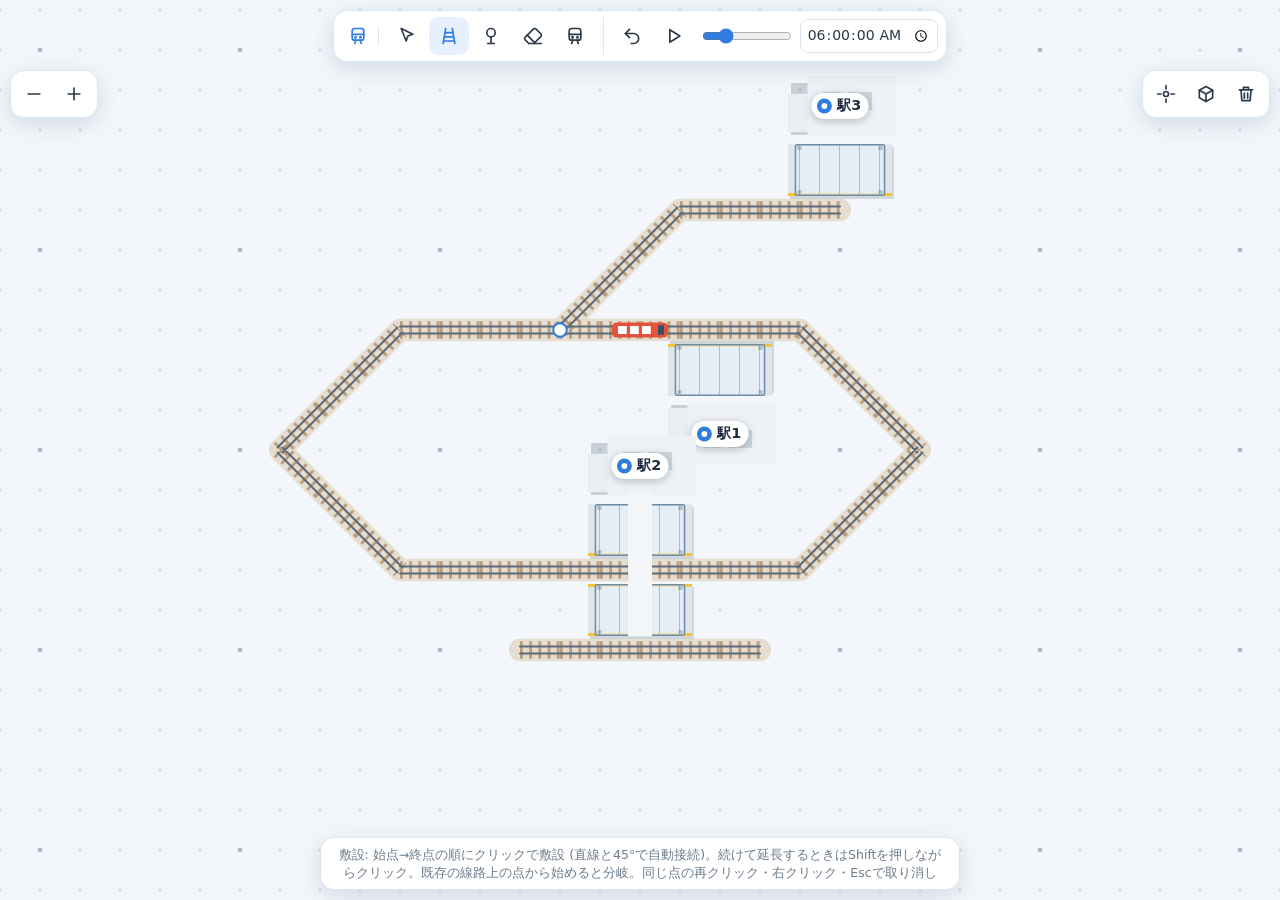
<file: index.html>
<!DOCTYPE html>
<html lang="ja">
<head>
<meta charset="utf-8">
<meta name="viewport" content="width=device-width,initial-scale=1,viewport-fit=cover">
<title>鉄道シミュレーター</title>
<style>
:root{--bg:#f3f7fb;--panel:#fff;--ink:#2b3a4a;--sub:#6b7b8c;--line:#dde6ee;--acc:#2f7de1;--accbg:#e6f0ff;--rt:#f08c1a;--bad:#d9382f}
*{box-sizing:border-box}
html,body{margin:0;height:100%;overflow:hidden;background:var(--bg);color:var(--ink);font:14px/1.4 "Hiragino Sans","Yu Gothic UI",Meiryo,system-ui,sans-serif}
body{-webkit-user-select:none;user-select:none;-webkit-touch-callout:none;-webkit-tap-highlight-color:transparent}
input,select{-webkit-user-select:text;user-select:text}
canvas{position:fixed;inset:0;width:100%;height:100%;display:block;touch-action:none}
[hidden]{display:none!important}
svg{width:20px;height:20px;flex:none}
button{display:inline-flex;align-items:center;gap:6px;height:38px;padding:0 10px;border:0;border-radius:10px;background:transparent;color:var(--ink);font:inherit;white-space:nowrap;cursor:pointer}
@media(hover:hover){button:hover{background:#eef3f8}}
button:focus-visible{outline:2px solid var(--acc)}
button.on{background:var(--accbg);color:var(--acc);font-weight:600}
button.pri{background:var(--acc);color:#fff;font-weight:600}
button.pri:hover{background:#2468c4}
button.danger:hover{background:#fdecec;color:var(--bad)}
label{display:flex;align-items:center;gap:6px;color:var(--sub);padding:0 4px}
select,input[type=number],input[type=time]{height:34px;border:1px solid var(--line);border-radius:8px;background:#fff;color:var(--ink);font:inherit}
input[type=range]{width:90px;accent-color:var(--acc)}
.panel{pointer-events:auto;touch-action:manipulation;background:var(--panel);border:1px solid var(--line);border-radius:14px;box-shadow:0 6px 22px rgba(40,70,110,.16)}
/* 画面を 上=ツール / 中央=地図 / 右=ダイヤ / 下=操作とヒント に区切り、各パネルは自分の区画に置く(重ならない) */
#ui{position:fixed;inset:0;z-index:1;display:grid;pointer-events:none;row-gap:8px;grid-template-columns:minmax(0,1fr) auto;grid-template-rows:auto minmax(0,1fr) auto auto;grid-template-areas:"bar bar" "map side" "dock side" "foot side";padding:calc(10px + env(safe-area-inset-top,0px)) calc(10px + env(safe-area-inset-right,0px)) calc(10px + env(safe-area-inset-bottom,0px)) calc(10px + env(safe-area-inset-left,0px))}
#map{grid-area:map}
#bar{grid-area:bar;justify-self:center;max-width:100%;display:flex;flex-wrap:wrap;align-items:center;justify-content:center;gap:4px 8px;padding:6px 8px}
.brand{display:flex;align-items:center;gap:6px;padding:0 10px 0 6px;border-right:1px solid var(--line);color:var(--acc);font-weight:700;white-space:nowrap}
.grp{display:flex;align-items:center;gap:2px}
.grp+.grp{padding-left:8px;border-left:1px solid var(--line)}
#dock{grid-area:dock;justify-self:center;display:flex;flex-direction:column;align-items:center;gap:8px;max-width:100%;pointer-events:none}
#selp,#act{display:flex;align-items:center;gap:6px;padding:6px 6px 6px 14px;max-width:100%}
#sinfo{flex:1;min-width:0;font-weight:600;white-space:nowrap;overflow:hidden;text-overflow:ellipsis}
#act b{padding-right:6px;color:var(--acc);white-space:nowrap}
#foot{grid-area:foot;display:flex;justify-content:space-between;align-items:flex-end;gap:8px;pointer-events:none}
#hint{flex:0 1 640px;min-width:0;padding:8px 12px;color:var(--sub);font-size:12.5px}
#pos{flex:none;padding:6px 10px;color:var(--sub);font-size:12.5px;font-variant-numeric:tabular-nums}
#dia{grid-area:side;align-self:start;width:340px;max-height:100%;margin-left:8px;display:flex;flex-direction:column;gap:10px;padding:12px;border-top:3px solid var(--rt)}
.dh,.dr{display:flex;align-items:center;justify-content:space-between;gap:6px}
.dh b{display:flex;align-items:center;gap:6px;font-size:15px}
.dh b svg{color:var(--rt)}
.dh div{display:flex;gap:2px}
.dn{display:flex;flex-wrap:wrap;gap:2px 12px;margin:0;color:var(--sub);font-size:12px}
.dn span{display:inline-flex;align-items:center;gap:5px}
.chip{width:14px;height:6px;border-radius:3px}
#dw{width:64px;padding:0 6px}
#dlist{position:relative;flex:1 1 auto;min-height:0;margin:0;padding:0;list-style:none;overflow-y:auto;display:flex;flex-direction:column;gap:6px;touch-action:pan-y}
#dlist li{display:flex;align-items:center;gap:8px;padding:6px 8px;border:1px solid var(--line);border-radius:10px;cursor:pointer}
#dlist li:hover{border-color:#b9c8d8}
#dlist .no{flex:none;width:22px;height:22px;border-radius:50%;background:var(--rt);color:#fff;font:700 12px/22px system-ui,sans-serif;text-align:center}
#dlist .nm{flex:1;min-width:0;overflow:hidden;text-overflow:ellipsis;white-space:nowrap}
#dlist .nm small{color:var(--sub);font-size:12px}
#dlist li.cur{border-color:var(--acc);background:var(--accbg)}
#dlist li.cur .no{background:var(--acc)}
#dlist li.empty{color:var(--sub);border-style:dashed;cursor:default}
#dlist select{flex:none;max-width:50%}
#dlist li{flex-wrap:wrap}
.sub{flex:1 0 100%;display:flex;align-items:center;gap:6px;padding-left:30px;color:var(--sub);font-size:12px;font-variant-numeric:tabular-nums}
.sub label{margin-left:auto;padding:0;font-size:12px}
.sub input{height:30px;width:100px;padding:0 4px}
.sub .cl{height:28px;padding:0 8px;color:var(--sub)}
.tn{width:56px;padding:0 6px}
#clk{width:auto;min-width:112px;padding:0 6px;font-variant-numeric:tabular-nums}
#dinfo.bad{color:var(--bad)}
#gl{pointer-events:none}
html{-webkit-text-size-adjust:100%;text-size-adjust:100%}
#gcv{position:static;inset:auto;width:100%;height:clamp(170px,30vh,260px);touch-action:auto;background:#fbfdff;border:1px solid var(--line);border-radius:8px}
#gv{display:flex;flex:none;flex-direction:column;gap:8px;min-height:0}
#glg{display:flex;flex-wrap:wrap;gap:2px 4px}
#glg button{height:28px;padding:0 8px;font-size:12px}
.tabs{display:flex;gap:2px}
#dia.wide{width:min(660px,62vw)}
body{overscroll-behavior:none}
#dlist select{max-width:60%}
.stp{display:flex;align-items:center;gap:2px;color:var(--sub);font-size:13px;white-space:nowrap}
.stp b{min-width:22px;text-align:center;color:var(--ink);font-variant-numeric:tabular-nums}
.stp button{width:34px;height:34px;padding:0;justify-content:center;background:#eef3f8;font-size:18px;line-height:1}
.stp button:hover{background:var(--accbg)}
#psd{display:flex;align-items:center;flex-wrap:wrap;gap:6px 10px;white-space:normal}
#psd .seg{display:inline-flex;gap:2px;padding:2px;border-radius:10px;background:#eef3f8}
#psd .seg button{width:auto;height:30px;padding:0 11px;border-radius:8px;background:transparent;font-size:13px;color:var(--ink)}
#psd .seg button.on{background:#fff;color:var(--acc);font-weight:600;box-shadow:0 1px 3px rgba(40,70,110,.22)}
#psd .seg button.no{opacity:.55}
#psd #pfl{width:auto;padding:0 12px;font-size:13px}
/* ---- レイアウト固定: 画面幅ごとに「どの行に何を置くか」を決め、折り返しで崩さない ----
   上バー  : 広い画面=1行 (幅に応じて 文字つき→アイコンのみ) / 狭い・タッチ=3行 (ツール / 再生 / 表示)
   選択パネル: 広い(900px〜)=行1[名前・番線数・ボタン] 行2[駅の設定] / 狭い=行1[名前・番線数] 行2[駅の設定(縦3段)] 行3[ボタン] */
#bar{flex-wrap:nowrap}
.spd{min-width:0}#spd{flex:0 1 90px;min-width:44px}#clk{flex:none}
#dock{justify-self:stretch;container:dock/inline-size}
#act{flex-wrap:wrap;row-gap:6px;justify-content:center}
#selp{display:grid;grid-template-columns:minmax(0,1fr) auto;grid-template-areas:"i p" "d d" "a a";align-items:center;column-gap:6px}
#sinfo{grid-area:i;min-width:6em}#pst{grid-area:p}
.acts{grid-area:a;display:flex;align-items:center;gap:6px;margin-top:6px}
.acts button{flex:1;justify-content:center}
#psd{grid-area:d;margin-top:6px;flex-direction:column;flex-wrap:nowrap;align-items:stretch;gap:6px}
#psd .r{display:flex;align-items:center;gap:8px}
#psd .k{flex:none;color:var(--sub)}
#psd .r .seg{flex:1 1 auto}#psd .seg button{flex:1 1 0;justify-content:center;padding:0 4px}
@container dock (min-width:900px){
#selp{grid-template-columns:minmax(0,1fr) auto auto;grid-template-areas:"i p a" "d d d"}
.acts{margin-top:0}
#psd{flex-direction:row;justify-content:center;align-items:center;gap:14px}
#psd .r .seg{flex:none}#psd .seg button{flex:none;padding:0 11px}
}
@media(max-width:1479px){.brand span{display:none}}
@media(max-width:1319px){.lbl{display:none}}
@media(pointer:coarse),(max-width:960px){
#ui{grid-template-columns:minmax(0,1fr);grid-template-rows:auto minmax(0,1fr) auto auto auto;grid-template-areas:"foot" "map" "side" "dock" "bar"}
#bar{width:100%}
.brand,.zbtn,#pos{display:none}
.grp+.grp{padding:0;border:0}
.grp button{flex-direction:column;justify-content:center;gap:0;height:52px;min-width:52px;padding:0 6px;font-size:10.5px}
.grp .lbl{display:block}
.spd .lbl{display:none}
input[type=range]{width:72px}
#hint{flex:1;padding:6px 10px;font-size:12px;text-align:center}
#dia{width:auto;margin:0;max-height:min(42vh,340px)}
#dia button{height:44px;min-width:44px}
input,select{font-size:16px}
#dia.wide{width:auto;max-height:min(62vh,480px)}
#selp,#act{width:100%;padding:8px}
#act b{flex:1 0 100%}
#act button{flex:1;justify-content:center}
.acts button{height:48px;flex-direction:column;gap:2px;font-size:11px;padding:0 4px;min-width:0}
#pst button{width:44px;height:44px;flex:none}
#psd .seg button,#psd #pfl{height:40px;min-width:0}
#psd .k{min-width:4.2em}
#bar{flex-direction:column;align-items:stretch;gap:6px;width:min(100%,640px);padding:6px}
#bar .grp{display:grid;gap:4px;padding:0;border:0}
#bar .grp button{min-width:0}
#bar .grp:nth-child(2){grid-template-columns:repeat(5,minmax(0,1fr))}
#bar .grp:nth-child(3){grid-template-columns:52px 52px minmax(0,1fr) auto}
#bar .grp:nth-child(4){grid-auto-flow:column;grid-auto-columns:minmax(0,1fr)}
.spd{display:flex;align-items:center;padding:0 8px}.spd input{width:100%}
}
/* ---- 追加: 左右上パネル / 一覧の見切れ / 選択・設定済み / 操作中の非表示 ---- */
#map{position:relative}
#tl,#tr{position:absolute;top:0;display:flex;gap:2px;padding:4px;pointer-events:auto}
#tl{left:0}#tr{right:0}
#tl button,#tr button{width:38px;height:38px;padding:0;justify-content:center}
body.busy #bar #tg,body.busy #tr{display:none!important}
#pos:empty{display:none}
#foot{display:grid;grid-template-columns:minmax(0,1fr) minmax(0,640px) minmax(0,1fr);align-items:end}
#hint{grid-column:2;text-align:center}#pos{grid-column:3;justify-self:end}
#selp,#act{min-width:min(100%,460px)}
#dia{overflow-x:hidden;overflow-y:auto;overscroll-behavior:contain;touch-action:pan-y;padding-top:0}.dtop{display:flex;flex-direction:column;gap:10px;margin:0 -12px;padding:12px 12px 8px;background:var(--panel);border-radius:11px 11px 0 0}#tlist{overflow-x:hidden}@media(min-width:961px) and (pointer:fine){.dtop{position:sticky;top:0;z-index:3}#dia{scroll-padding-top:112px}}@media(max-width:380px){.dh button span{display:none}}
#dlist{flex:none;min-height:0;overflow:visible}
#dlist li{display:grid;grid-template-columns:24px minmax(0,1fr);align-items:start;gap:4px 8px;padding:8px 10px;border-left-width:4px}
#dlist .no{grid-row:1;margin-top:1px}
#dlist .nm{grid-column:2;grid-row:1;white-space:normal;overflow:visible;overflow-wrap:anywhere;font-weight:600}
#dlist select{grid-column:2;grid-row:2;width:100%;max-width:100%;min-width:0;text-overflow:ellipsis}
#dlist .sub{grid-column:2;grid-row:3;padding-left:0;flex-wrap:wrap}
#dlist .eta{flex:1 1 auto;min-width:0}
#dlist li.sel{border-color:var(--rt);background:#fff6e8;box-shadow:0 0 0 2px rgba(240,140,26,.3)}
#dlist li.set{border-left-color:var(--rt)}
.tg{display:none;margin-left:6px;padding:0 7px;border-radius:9px;background:#ffe9cc;color:#a85d05;font:600 11px/18px system-ui,sans-serif;vertical-align:1px}
#dlist li.set .tg{display:inline-block}
@media(pointer:coarse),(max-width:960px){#dia{max-height:min(60vh,500px)}#dia.wide{max-height:min(64vh,500px)}#tl,#tr{padding:3px}#tr button{width:44px;height:44px}}
/* ---- 追加: 項目の種類別の配色 / 発車時刻の既定値 / 複製 ---- */
#dlist li.kg{border-left-color:#2f7de1}#dlist li.kt{border-left-color:#8e44ad}#dlist li.kp{border-left-color:#7b8794}#dlist li.kb{border-left-color:#d6336c}
#dlist li.kg .no{background:#2f7de1}#dlist li.kt .no{background:#8e44ad}#dlist li.kp .no{background:#7b8794}#dlist li.kb .no{background:#d6336c}
#dlist li.cur{border-color:#1fa971;background:#e9f8f1}#dlist li.cur .no{box-shadow:0 0 0 3px rgba(31,169,113,.45)}
#dlist li.sel{border-color:#1f2d3d;background:#f1f5f9;box-shadow:0 0 0 2px rgba(31,45,61,.22)}
.sub input.df{color:var(--sub);font-style:italic}
.dr{flex-wrap:wrap}
#dia :disabled{opacity:.55;cursor:not-allowed}
/* ---- 列車パネル: 追加 / ダイヤ設定 / ダイヤグラム、列車一覧、ループ前後の行 ---- */
#ttabs{display:flex;gap:2px;padding:2px;border-radius:10px;background:#eef3f8}
#ttabs button{flex:1;justify-content:center;height:32px;padding:0 6px;border-radius:8px;font-size:13px}
#ttabs button.on{background:#fff;color:var(--acc);font-weight:600;box-shadow:0 1px 3px rgba(40,70,110,.22)}
#tlist{position:relative;flex:none;margin:0;padding:0;list-style:none;display:flex;flex-direction:column;gap:4px;max-height:min(176px,26vh);overflow-y:auto;touch-action:pan-y}
#tlist li{display:flex;align-items:center;gap:8px;min-height:36px;padding:4px 8px;border:1px solid var(--line);border-left:4px solid #b9c8d8;border-radius:10px;cursor:pointer}
#tlist li.c{margin-left:18px}
#tlist li.on{border-color:var(--rt);border-left-color:var(--rt);background:#fff6e8}
#tlist li.empty{color:var(--sub);border-style:dashed;cursor:default}
#tlist .no{flex:none;min-width:22px;height:22px;border-radius:11px;background:var(--rt);color:#fff;font:700 12px/22px system-ui,sans-serif;text-align:center}
#tlist li.c .no{background:#b9c8d8}
#tlist .nm{flex:1;min-width:0;overflow:hidden;text-overflow:ellipsis;white-space:nowrap;font-weight:600}
#tlist small{flex:none;max-width:48%;overflow:hidden;text-overflow:ellipsis;white-space:nowrap;color:var(--sub);font-size:12px}
#tact{flex-wrap:nowrap}
#tsel{flex:1;min-width:0;overflow:hidden;text-overflow:ellipsis;white-space:nowrap;font-weight:600}
#tsel::before{content:"選択中: ";color:var(--sub);font-weight:400}
#tact div{display:flex;flex:none;gap:2px}
#dlist li.ghost{opacity:.62;border-style:dashed;cursor:default;background:transparent}
#dlist li.ghost .nm{font-weight:400}
#dlist li.ghost small:first-child{margin-right:6px;color:var(--rt);font-weight:600}
/* ---- 追加: 向きの選択 / パネルを畳む / 作業中は不要なパネルを隠す / ダイヤ設定中も地図を見せる ---- */
#dlist li.ghost{opacity:.85}#dleg summary{cursor:pointer;color:var(--sub);font-size:12px;padding:2px 0}#dleg p{margin-top:4px}
.ar{width:14px;height:14px;margin:0 3px;vertical-align:-2px;color:var(--sub)}#tlist .no svg{width:14px;height:14px;vertical-align:-3px}
#dia.min>:not(.dtop){display:none!important}#dia.min #ttabs{display:none}#dia.min .dtop{position:static;margin:0;padding:12px 0 0}#dia.min,#dia.min.wide{width:auto;max-height:none}
body[data-md] #tr,body[data-md=dia] #tg,body[data-md=lay] #tg,body[data-md=dia] #pos,body[data-md=dia] #tl{display:none!important}
body[data-md=dia] #tg+.grp,body[data-md=lay] #tg+.grp{padding-left:0;border-left:0}
@media(min-width:961px) and (pointer:fine){#dia.wide{width:min(560px,48vw)}}
@media(pointer:coarse),(max-width:960px){body[data-md=dia] #dia,body[data-md=dia] #dia.wide{max-height:min(44vh,380px)}}
@media(pointer:coarse),(max-width:960px){#tlist{max-height:min(136px,20vh)}#dia #ttabs button{height:40px}}
</style>
</head>
<body>
<canvas id="gl"></canvas><canvas id="c"></canvas>
<div id="ui">
  <div id="bar" class="panel">
    <div class="brand" data-i="trn"><span>鉄道シミュレーター</span></div>
    <div class="grp" id="tg">
      <button data-tool="sel" data-i="sel" title="操作 (V)"><span class="lbl">操作</span></button>
      <button data-tool="lay" data-i="lay" title="線路を敷く (L)"><span class="lbl">敷設</span></button>
      <button data-tool="sta" data-i="sta" title="駅を置く (S)"><span class="lbl">駅</span></button>
      <button data-tool="erase" data-i="era" title="削除 (E)"><span class="lbl">削除</span></button>
      <button data-tool="train" data-i="trn" title="列車: 追加・ダイヤ設定 (T)"><span class="lbl">列車</span></button>
      
    </div>
    <div class="grp">
      <button id="undo" data-i="undo" title="元に戻す (Ctrl+Z)"><span class="lbl">戻す</span></button>
      <button id="play" title="再生 / 停止 (Space)"></button>
      <label class="spd"><span class="lbl">速度</span><input id="spd" type="range" min="1" max="10" step=".5" value="3" title="時間の進む速さ (1マスの走行=20秒)"></label><input id="clk" type="time" step="1" title="現在時刻 (変更できます)" aria-label="現在時刻">
    </div>
    </div>
  <div id="map">
    <div id="tl" class="panel zbtn"><button id="zo" data-i="minus" title="縮小" aria-label="縮小"></button><button id="zi" data-i="plus" title="拡大" aria-label="拡大"></button></div>
    <div id="tr" class="panel"><button id="home" data-i="home" title="原点に戻る" aria-label="原点に戻る"></button><button id="v3" data-i="cube" title="擬似3D表示 (3)" aria-label="3D表示"></button><button id="clr" class="danger" data-i="trash" title="すべて削除" aria-label="すべて削除"></button></div>
  </div>
  <div id="dia" class="panel" hidden role="dialog" aria-label="列車">
    <div class="dtop"><div class="dh"><b data-i="trn">列車</b><div><button id="dfit" data-i="fit" title="経路全体を地図に表示"><span>経路全体</span></button><button id="dmin" data-i="minus" title="パネルを畳んで地図を広く見る"><span>畳む</span></button><button id="dx" data-i="x" title="閉じる (Esc)"></button></div></div>
    <div id="ttabs" role="tablist"><button data-tab="add" class="on">追加</button><button data-tab="set">ダイヤ設定</button><button data-tab="gr">ダイヤグラム</button></div></div><ol id="tlist" aria-label="列車の一覧"></ol><div class="dr" id="tact"><span id="tsel"></span><div><button id="tren" data-i="edit">名前変更</button><button id="tdel" class="danger" data-i="trash">削除</button></div></div><p id="aview" class="dn">追加した列車は上の一覧に並びます。「ダイヤ設定」で運行を決められます。</p><p id="nosel" class="dn" hidden>列車がありません。「追加」を選び、線路の上に列車を置いてください。</p><div class="dr st"><label>停車時間<input id="dw" type="number" min="0" max="600" step="5">秒</label><button id="dflip" data-i="swap">向き反転</button></div><div class="dr st"><label>繰り返し間隔<input id="dh" class="tn" type="number" min="0" max="23" step="1" aria-label="時間">時間<input id="dm" class="tn" type="number" min="0" max="59" step="1" aria-label="分">分</label></div><div class="dr st"><label>複製<input id="dcm" class="tn" type="number" min="1" max="1439" step="1" value="10" aria-label="何分後">分後に走らせる</label><button id="dclone" data-i="plus">複製</button></div><p id="dpar" class="dn st" hidden></p><p id="dinfo" class="dn st"></p>
    <details class="st" id="dleg"><summary>凡例</summary><p class="dn"><span><i class="chip" style="background:#f08c1a;height:8px"></i>通る経路</span><span><i class="chip" style="background:#2f7de1;"></i>停車</span><span><i class="chip" style="background:#8e44ad;"></i>折返</span><span><i class="chip" style="background:#7b8794;"></i>通過</span><span><i class="chip" style="background:#d6336c;"></i>分岐</span><span><i class="chip" style="background:#e9f8f1;border:2px solid #1fa971;height:10px"></i>次に着く項目</span><span><i class="chip" style="background:#fff;border:2px solid #1f2d3d;height:10px"></i>選択中</span><span>点線の行=ループの前後</span><span>行をタップ/操作で地図の中心に表示</span></p></details>
    <ol id="dlist" class="st"></ol>
    <div id="gv" hidden><div class="dr"><label>表示範囲 (現在から)<select id="gspan"><option value="1800">30分</option><option value="3600" selected>1時間</option><option value="7200">2時間</option><option value="14400">4時間</option></select></label></div><canvas id="gcv"></canvas><div id="glg"></div><p class="dn">横軸=時刻 / 縦軸=駅 / 太いオレンジ=選択中の列車 / 凡例をタップで列車を切替</p></div>
  </div>
  <div id="dock">
    <div id="selp" class="panel" hidden>
      <span id="sinfo"></span><span id="pst" class="stp" hidden>ホーム<button id="pm" aria-label="ホームを減らす">−</button><b id="pcn">1</b><button id="pp" aria-label="ホームを増やす">＋</button></span><div id="psd" class="stp" hidden></div>
      <div class="acts"><button id="sdia" class="pri" data-i="clock"><span>ダイヤ</span></button>
      <button id="sact" data-i="swap"><span id="sactl"></span></button>
      <button id="sren" data-i="edit"><span>名前</span></button>
      <button id="sdel" class="danger" data-i="trash">削除</button>
      <button id="sx" data-i="x">解除</button></div>
    </div>
    <div id="act" class="panel" hidden>
      <b>敷設中</b>
      <button id="ok" class="pri" data-i="check" hidden>確定</button>
      <button id="done" data-i="flag">終了</button>
    </div>
  </div>
  <div id="foot"><div id="hint" class="panel"></div><div id="pos" class="panel"></div></div>
</div>
<script>
const I={
sel:'<path d="M5 3l14 7-6 2-2 6z"/>',
lay:'<path d="M8 3L5 21M16 3l3 18M7.2 8h9.6M6.3 13h11.4M5.5 18h13"/>',
era:'<path d="m7 21-4.3-4.3c-1-1-1-2.5 0-3.4l9.6-9.6c1-1 2.5-1 3.4 0l5.6 5.6c1 1 1 2.5 0 3.4L13 21"/><path d="M22 21H7M5 11l9 9"/>',
trn:'<rect x="5" y="3" width="14" height="14" rx="3"/><path d="M5 10h14M8 21l1.5-4M16 21l-1.5-4"/><circle cx="9" cy="13.5" r=".8"/><circle cx="15" cy="13.5" r=".8"/>',
play:'<path d="M7 4.5v15l12-7.5z"/>',
pause:'<path d="M8 5v14M16 5v14"/>',
home:'<circle cx="12" cy="12" r="3"/><path d="M12 2v4M12 18v4M2 12h4M18 12h4"/>',
trash:'<path d="M4 7h16M10 11v6M14 11v6M6 7l1 13h10l1-13M9 7V4h6v3"/>',
plus:'<path d="M12 5v14M5 12h14"/>',
minus:'<path d="M5 12h14"/>',
undo:'<path d="M9 14L4 9l5-5"/><path d="M4 9h10a6 6 0 010 12h-3"/>',
check:'<path d="M5 12.5l4.5 4.5L19 7.5"/>',
flag:'<path d="M5 21V4M5 4h11l-2 4 2 4H5"/>',
x:'<path d="M6 6l12 12M18 6L6 18"/>',
swap:'<path d="M7 4L3 8l4 4M3 8h14M17 20l4-4-4-4M21 16H7"/>',
sta:'<circle cx="12" cy="8" r="5"/><path d="M12 13v8M8 21h8"/>',
clock:'<circle cx="12" cy="12" r="9"/><path d="M12 7v5l3 2"/>',
fit:'<path d="M4 9V4h5M20 9V4h-5M4 15v5h5M20 15v5h-5"/>',
edit:'<path d="M4 20l1-4L16 5l3 3L8 19z"/><path d="M14 7l3 3"/>',
cube:'<path d="M12 3l8 4.5v9L12 21l-8-4.5v-9z"/><path d="M4 7.5l8 4.5 8-4.5M12 12v9"/>',
sub:'<path d="M6 4v9a3 3 0 003 3h9M14 12l4 4-4 4"/>'};
const ic=k=>`<svg viewBox="0 0 24 24" fill="none" stroke="currentColor" stroke-width="2" stroke-linecap="round" stroke-linejoin="round">${I[k]}</svg>`;
document.querySelectorAll('[data-i]').forEach(b=>b.insertAdjacentHTML('afterbegin',ic(b.dataset.i)));

const HINT={
sel:'操作: ドラッグで移動 / ホイールで拡大縮小 / 列車・駅をクリックで選択 (駅は番線数とホームを設定、列車は「ダイヤ」で運行設定) / 長押しで線路を選択',
lay:'敷設: 始点→終点の順にクリックで敷設 (直線と45°で自動接続)。続けて延長するときはShiftを押しながらクリック。既存の線路上の点から始めると分岐。同じ点の再クリック・右クリック・Escで取り消し',
erase:'削除: 線路や列車をクリック、またはなぞって削除',
train:'列車: 「追加」「ダイヤ設定」「ダイヤグラム」を選んで操作',
sta:'駅: 地面の点をクリックで新設 (線路は自動で敷設、既存の線路があれば利用) / 赤い表示=ぶつかる場所 / 駅をもう一度クリックで撤去'};
const coarse=matchMedia('(pointer:coarse)').matches;
const HINT_T={
sel:'操作: ドラッグで移動 / 2本指で拡大縮小 / 列車・駅をタップで選択 (駅は番線数とホームを設定) / 長押しで線路を選択',
lay:'敷設: 始点→終点の順にタップ。プレビュー後、同じ点を再タップか「確定」で敷設。線路上の点から始めると分岐',
erase:'削除: 線路や列車をタップ、またはなぞって削除 / 2本指で移動と拡大縮小',
train:'列車: 「追加」「ダイヤ設定」「ダイヤグラム」を選んで操作',
sta:'駅: 点をタップで新設 (線路は自動で敷設) / 赤い表示=ぶつかる場所 / 再タップで撤去 / 2本指で移動と拡大縮小'};
const TH={add:'列車の追加: 線路の上に列車を置きます',set:'ダイヤ設定: 一覧で列車を選ぶとその列車へ寄ります。駅・分岐ごとに停車や進路、発車時刻を設定できます',gr:'ダイヤグラム: 横軸=時刻 / 縦軸=駅。凡例で列車を切り替えられます'};
const actEl=document.getElementById('act'),okEl=document.getElementById('ok');
const cv=document.getElementById('c'),cx=cv.getContext('2d'),hintEl=document.getElementById('hint'),posEl=document.getElementById('pos'),playEl=document.getElementById('play');
const DIRS=[[1,0],[1,1],[0,1],[-1,1],[-1,0],[-1,-1],[0,-1],[1,-1]];
/* ---- 寸法 (すべて「1マス=1」の単位)。ここを変えると線路・ホーム・駅舎・列車の大きさが連動する ----
   bed=道床の幅 / slp=枕木の長さ / tw=線路中心からホーム縁まで / pw=ホーム幅 / pl=ホームの半分の長さ / bd=駅舎の奥行き / tl=列車の長さ / trw=列車の幅
   比率: 列車幅(.38) < 道床(.56) < ホーム幅(1.3) / 列車の長さ(1.4) はホーム全長(2.6)に収まる / 2番線以降の線路間隔(2マス)=tw*2+pw で島式ホームがちょうど収まる */
const SZ={bed:.56,slp:.44,tw:.35,pw:1.3,pl:1.3,bd:1.3,tl:1.4,trw:.38};
const edges=new Map(),trains=[],stations=new Map(),pl=new Map(),pn=new Map(),PMAX=5;let tid=0;
let mT=0;const kk=(x,y)=>x+','+y,xy=k=>k.split(',').map(Number),msg=t=>{hintEl.textContent=t;mT=performance.now()};
let psel=0,pk=null,W,H,dpr,cam={x:0,y:0,z:40},tool='lay',run=true,speed=3,chain=null,hover=null,hl=null,deg=new Map(),drag=null,dtr=null,fk=null,curN=-2,ver=0,R=null,anc=null;

/* ---- 線路データ ---- */
const norm=(a,b,c,d)=>(a>c||(a===c&&b>d))?[c,d,a,b]:[a,b,c,d];
const addE=(a,b,c,d)=>{const e=norm(a,b,c,d);edges.set(e.join(),e)};
const has=(a,b,c,d)=>edges.has(norm(a,b,c,d).join());
const dirIdx=(dx,dy)=>DIRS.findIndex(d=>d[0]===Math.sign(dx)&&d[1]===Math.sign(dy));
const outs=(x,y,di)=>[0,1,7].map(d=>(di+d)%8).filter(i=>has(x,y,x+DIRS[i][0],y+DIRS[i][1]));
function delE(k){edges.delete(k);for(let i=trains.length-1;i>=0;i--){const t=trains[i];if(norm(t.ax,t.ay,t.bx,t.by).join()===k)trains.splice(i,1)}}
function rebuild(){deg=new Map();for(const e of edges.values())for(const k of[e[0]+','+e[1],e[2]+','+e[3]])deg.set(k,(deg.get(k)||0)+1);
  for(const k of stations.keys())if(!deg.has(k))stations.delete(k);
  pn.clear();for(const[k,[n,di,bs]]of[...pl]){const pp=stations.has(k)&&bs&&platPlan(k,di,n,bs);if(!pp||!pp.E.every(e=>has(...e)))pl.delete(k);else pp.N.forEach((q,i)=>{if(q)pn.set(q,{s:k,i})})}
  save()}
let svT=0,svW=0;
function save(){ver++;if(!svT)svT=setTimeout(flush,400)}
function flush(){svT=0;try{localStorage.setItem('rail1',JSON.stringify([...edges.values()]));localStorage.setItem('rail2',JSON.stringify({s:[...stations],p:[...pl],t:trains.map(({id,ax,ay,bx,by,cf,dw,iv,pid,off,no,ci,nm})=>({i:id,ax,ay,bx,by,cf,dw,iv,pid,off,no,ci,nm}))}))}catch(_){if(!svW){svW=1;msg('ブラウザに保存できません (プライベートモードか容量不足)')}}}
function load(){try{const s=localStorage.getItem('rail1');if(s===null)return false;JSON.parse(s).forEach(e=>{if(Array.isArray(e)&&e.length===4&&e.every(Number.isInteger))addE(...e)});
  const x=JSON.parse(localStorage.getItem('rail2')||'{}');(x.s||[]).forEach(([k,n])=>stations.set(k,n));(x.p||[]).forEach(([k,v])=>pl.set(k,v));
  const im=new Map();(x.t||[]).forEach(t=>{if(!has(t.ax,t.ay,t.bx,t.by))return;
    if(!t.cf){t.cf={s:{},b:{}};if(t.d&&t.d.length){for(const k of stations.keys())t.cf.s[k]='p';t.d.forEach(s=>{if(s.a in ST&&t.cf.s[s.k]==='p')t.cf.s[s.k]=s.a})}}   /* 旧ダイヤの駅設定を移行 */
    delete t.d;delete t.n;t.cf.d=t.cf.d||{};t.cf.s=t.cf.s||{};t.cf.b=t.cf.b||{};if(!(t.dw>=0))t.dw=30;const n={...t,t:0,id:++tid};im.set(t.i,n);delete n.i;trains.push(n)});for(const n of trains)if(n.pid!=null){const p=im.get(n.pid);if(p&&p!==n){n.pid=p.id;n.w=clock+(n.off||0);n.wk=''}else delete n.pid}relink();for(const n of trains)if(n.pid==null){if(!(n.no>0))n.no=nextNo()}else if(!(n.ci>0))n.ci=nextCi({id:n.pid});return true}catch(_){edges.clear();stations.clear();pl.clear();trains.length=0;return false}}

/* 経由地間を 直線 + 45°斜め で結ぶ */
function route(a,b,pd){
  const dx=b.x-a.x,dy=b.y-a.y,ax=Math.abs(dx),ay=Math.abs(dy),sx=Math.sign(dx),sy=Math.sign(dy),m=Math.min(ax,ay),s=Math.max(ax,ay)-m;
  const seg=[[ax>=ay?[sx,0]:[0,sy],s],[[sx,sy],m]];
  if(pd>=0&&pd%2)seg.reverse();
  const pts=[{x:a.x,y:a.y}];let x=a.x,y=a.y;
  for(const[d,n]of seg)for(let i=0;i<n;i++){x+=d[0];y+=d[1];pts.push({x,y})}
  return pts;
}
function lay(a,b,pd){
  const p=route(a,b,pd),n=p.length;
  for(let i=1;i<n;i++)addE(p[i-1].x,p[i-1].y,p[i].x,p[i].y);
  return n>1?dirIdx(p[n-1].x-p[n-2].x,p[n-1].y-p[n-2].y):pd;
}
function layTo(p,keep){   /* 始点→終点で1本敷設して終わり。続けて延長するのは Shift を押しながら */
  if(!chain){chain={p,pd:-1};return}
  if(p.x===chain.p.x&&p.y===chain.p.y){chain=null;return}
  snap();const pd=lay(chain.p,p,chain.pd);chain=keep?{p,pd}:null;rebuild();
}

/* ---- 当たり判定 ---- */
function dseg(px,py,e){const dx=e[2]-e[0],dy=e[3]-e[1];let t=((px-e[0])*dx+(py-e[1])*dy)/(dx*dx+dy*dy);t=Math.max(0,Math.min(1,t));return[Math.hypot(px-e[0]-t*dx,py-e[1]-t*dy),t]}
function nearEdge(w,r){let best=null;if(!(r>0)||!isFinite(w.x+w.y))return null;const N=Math.ceil(r)+1,ox=Math.round(w.x),oy=Math.round(w.y);
  for(let x=ox-N;x<=ox+N;x++)for(let y=oy-N;y<=oy+N;y++)for(let i=0;i<4;i++){const q=DIRS[i],k=norm(x,y,x+q[0],y+q[1]).join(),e=edges.get(k);if(!e)continue;const[d,t]=dseg(w.x,w.y,e);if(d<r){r=d;best={k,e,t}}}
  return best}
const tpos=t=>{const f=t.t/Math.hypot(t.bx-t.ax,t.by-t.ay);return{x:t.ax+(t.bx-t.ax)*f,y:t.ay+(t.by-t.ay)*f}};
let yaw=-.6,tilt=.66,k3=0,v3=false;   /* 擬似3D: 回転角 / 傾き(縦の圧縮率) / 切替の進行 0〜1 */
const lin=()=>{const a=yaw*k3;return{s:Math.sin(a),c:Math.cos(a),y:1+(tilt-1)*k3}};
const s2w=(x,y)=>{const{s,c,y:q}=lin(),u=x-W/2,v=(y-H/2)/q;return{x:(c*u+s*v)/cam.z+cam.x,y:(c*v-s*u)/cam.z+cam.y}};

/* ---- 列車 ---- */
/* 列車名: 親は「列車N」、子は「親の名前-M」(列車1-1, 列車1-2…)。番号は消しても詰め直さず、空いた最小の番号を使う */
const nextNo=()=>{const u=new Set(trains.filter(t=>t.pid==null).map(t=>t.no));let i=1;while(u.has(i))i++;return i},
  nextCi=p=>{const u=new Set(trains.filter(t=>t.pid===p.id).map(t=>t.ci));let i=1;while(u.has(i))i++;return i},
  parentOf=t=>t.pid!=null?t._p||trains.find(q=>q.id===t.pid)||null:null,
  tname=t=>{if(t.nm)return t.nm;const p=parentOf(t);return p&&p!==t?tname(p)+'-'+(t.ci||1):'列車'+(t.no||t.id)};
function addTrainAt(n,r){const e=n.e;snap();   /* n=置く位置 (辺と辺上の位置) / r=辺とは逆向きに走らせるか */
  const t={id:++tid,no:nextNo(),ax:r?e[2]:e[0],ay:r?e[3]:e[1],bx:r?e[0]:e[2],by:r?e[1]:e[3],t:(r?1-n.t:n.t)*Math.hypot(e[2]-e[0],e[3]-e[1]),cf:{s:{},b:{},d:{}},dw:30,iv:0};
  trains.push(t);save();selectTrain(t,false)}
function addTrain(w){const n=nearEdge(w,hit(.6,26));if(n)addTrainAt(n,false)}
const rmTrain=t=>{snap();trains.splice(trains.indexOf(t),1);save()};
const nm=()=>{const u=new Set(stations.values());let i=1;while(u.has('駅'+i))i++;return'駅'+i};
function nearS(w,r){let b=null,best=1e9;for(const k of stations.keys()){const[x,y]=xy(k),[n,di,bs]=pget(k),D=DIRS[di],L=Math.hypot(...D),dx=w.x-x,dy=w.y-y,u=(dx*D[0]+dy*D[1])/L,v=-bs*(dy*D[0]-dx*D[1])/L,m=Math.hypot(dx,dy);
  if((m<r||(Math.abs(u)<SZ.pl+.2&&v>-(SZ.tw+SZ.pw+.3+SZ.bd+.15)&&v<(n-1)*2*L+SZ.tw+SZ.pw+.05))&&m<best){best=m;b=k}}return b}
/* ---- 駅のホーム: 番線を増やすと、駅舎と反対側に平行な線路だけを敷く (本線とは自動でつながない。ダイヤの分岐項目で番線を選べる) ---- */
const ck=k=>{const p=pn.get(k);return p?p.s:k},sname=k=>stations.get(ck(k))||'';
const sp=k=>{const p=pn.get(k),v=pl.get(p?p.s:k);return v&&v[0]>1?` <small>${(p?p.i:0)+1}番線</small>`:''};
function dest(x,y,w){for(let g=0;g<14;g++){x+=DIRS[w][0];y+=DIRS[w][1];const k=kk(x,y),p=pn.get(k);if(p)return p;if(stations.has(k))return{s:k,i:0};const al=outs(x,y,w);if(!al.length)return null;w=al[0]}return null}
const dl=(key,v)=>{const[k,di]=key.split('|'),[x,y]=xy(k),d=dest(x,y,(+di+BO[v])%8);return d?` (${stations.get(d.s)} ${d.i+1}番線)`:''};
function axis(k){const[x,y]=xy(k);let r=-1;for(let i=3;i>=0;i--){const d=DIRS[i],a=has(x,y,x+d[0],y+d[1]),b=has(x,y,x-d[0],y-d[1]);if(a&&b)return i;if(a||b)r=i}return r}
/* 駅舎は線路の少ない側に建てる (+1=進行方向の右 / -1=左)。ホームは駅舎に近い線から 1番線・2番線… */
const bside=(k,di)=>{const[x,y]=xy(k),D=DIRS[di],P=DIRS[(di+2)%8],o=s=>{let q=0;for(let t=-2;t<=2;t++)for(let m=1;m<=3;m++)if(deg.has(kk(x+t*D[0]+s*m*P[0],y+t*D[1]+s*m*P[1])))q++;return q};return o(1)<o(-1)?1:-1};
/* pl: 駅 -> [番線数, 本線の向き, 駅舎の側, 各番線のホーム(0=なし 1=右 2=左 3=両側)] */
const pget=k=>{const p=pl.get(k),di=p?p[1]:Math.max(0,axis(k)),bs=p?p[2]:bside(k,di);return[p?p[0]:1,di,bs,p?p[3]:[bs>0?1:2]]};
function platPlan(k,di,n,bs){   /* 駅舎と反対側へ、本線と平行な線路だけを2マス間隔で敷く (本線へのつなぎは敷設ツールで自分で引く) */
  const[x,y]=xy(k),D=DIRS[di],P=DIRS[(di+2)%8],T=di%2?2:3,E=[],N=[];
  for(let i=1;i<n;i++){const o=-bs*2*i;let p=[x+o*P[0]-T*D[0],y+o*P[1]-T*D[1]];
    for(let q=0;q<2*T;q++){E.push([p[0],p[1],p[0]+D[0],p[1]+D[1]]);p=[p[0]+D[0],p[1]+D[1]]}
    N[i]=kk(x+o*P[0],y+o*P[1])}
  return{E,N};
}
function fits(k,di,n,E,old){   /* 本線が駅の前後で直線か、新しい線路が他の線路とぶつからないか (予定の場所に既にある線路はそのまま使うので干渉にしない) */
  const[x,y]=xy(k),D=DIRS[di],nd=e=>[kk(e[0],e[1]),kk(e[2],e[3])],free=new Set(old.flatMap(nd));
  for(let t=-2;t<2;t++)if(!has(x+t*D[0],y+t*D[1],x+(t+1)*D[0],y+(t+1)*D[1]))return false;
  E.filter(e=>has(...e)).forEach(e=>nd(e).forEach(q=>free.add(q)));
  return E.every(e=>has(...e)||nd(e).every(q=>free.has(q)||!deg.has(q)));
}
const sw=f=>f===1?2:f===2?1:f;
function setPl(k,n,bsN,sdN,quiet){   /* 番線数・駅舎の側・各番線のホームを変更する */
  const[n0,di,b0,s0]=pget(k),bs=bsN||b0;n=Math.max(1,Math.min(PMAX,n));
  const old=n0>1?platPlan(k,di,n0,b0).E:[],nw=n>1?platPlan(k,di,n,bs):null,ow=new Set((pl.get(k)||[])[4]||[]);   /* ow=以前から利用していた既存の線路 */
  if(nw&&(n!==n0||bs!==b0)&&!fits(k,di,n,nw.E,old)){msg('ホームを増やせません: 駅舎と反対側に、並行する線路を敷く空きが必要です (「駅舎⇄」で駅舎を反対側へ移せます)');return}
  if(!quiet)snap();
  const keep=new Set((nw?nw.E:[]).map(e=>norm(...e).join())),oq=new Set(old.map(e=>norm(...e).join())),own=[...keep].filter(q=>edges.has(q)&&(!oq.has(q)||ow.has(q)));   /* own=自動敷設ではなく元からある線路 (番線を減らしても消さない) */
  old.forEach(e=>{const q=norm(...e).join();if(!keep.has(q)&&!ow.has(q))delE(q)});
  if(nw)nw.E.forEach(e=>addE(...e));
  const sd=(sdN||s0.map(f=>bs===b0?f:sw(f))).slice(0,n);while(sd.length<n)sd.push(bs>0?1:2);
  pl.set(k,[n,di,bs,isl(sd,bs),own]);rebuild();
}
const rmSta=k=>{setPl(k,1,0,0,true);stations.delete(k);pl.delete(k)};
/* ---- ホーム: 隣り合う番線が共有する側は 1つの島式ホームにまとめる ---- */
const isl=(sd,bs)=>{const N=bs>0?1:2,F=3-N,o=sd.slice();for(let i=0;i<o.length-1;i++)if((o[i]&F)||(o[i+1]&N)){o[i]|=F;o[i+1]|=N}return o};
function prects(sd,bs,g,tw,PW){   /* [奥行きの始点,終点,種類(0=反対側 1=駅舎側 2=島式),番線,番線2] */
  const N=bs>0?1:2,F=3-N,o=[];
  sd.forEach((f,i)=>{const c=i*g;
    if((f&N)&&!(i&&(sd[i-1]&F)))o.push([c-tw-PW,c-tw,1,i,i]);
    if(f&F)o.push((sd[i+1]&N)?[c+tw,c+g-tw,2,i,i+1]:[c+tw,c+tw+PW,0,i,i])});
  return o}
/* ---- 駅の新設: 線路を自動で敷き、ぶつかる場所を調べて赤く示す ---- */
const sat=(A,B)=>{for(const P of[A,B])for(let i=0;i<P.length;i++){const a=P[i],b=P[(i+1)%P.length],nx=a[1]-b[1],ny=b[0]-a[0],pa=A.map(p=>p[0]*nx+p[1]*ny),pb=B.map(p=>p[0]*nx+p[1]*ny);
  if(Math.max(...pa)<=Math.min(...pb)+1e-9||Math.max(...pb)<=Math.min(...pa)+1e-9)return false}return true};
const FP=(x,y,di,bs,sd)=>{const D=DIRS[di],P=DIRS[(di+2)%8],L=Math.hypot(...D),yN=-(SZ.tw+SZ.pw+.3),
  Q=(a,b)=>[[-SZ.pl,a],[SZ.pl,a],[SZ.pl,b],[-SZ.pl,b]].map(([u,v])=>[x+(u*D[0]-bs*v*P[0])/L,y+(u*D[1]-bs*v*P[1])/L]);
  return[...prects(sd,bs,2*L,SZ.tw,SZ.pw).map(r=>Q(r[0],r[1])),Q(yN-SZ.bd,yN)]};   /* 駅が占める範囲 (ホーム+駅舎) */
function stPlan(x,y,di,bs){
  const D=DIRS[di],E=[],sg=e=>[[e[0],e[1]],[e[2],e[3]]];
  for(let t=-3;t<3;t++){const e=[x+t*D[0],y+t*D[1],x+(t+1)*D[0],y+(t+1)*D[1]];if(!has(...e))E.push(e)}   /* 既存の線路はそのまま使い、足りない所だけ敷く */
  const F=FP(x,y,di,bs,[bs>0?1:2]),o=[];
  for(const e of edges.values()){if(Math.abs(e[0]-x)>7||Math.abs(e[1]-y)>7)continue;const q=sg(e);if(F.some(r=>sat(r,q))||E.some(n=>sat(sg(n),q)))o.push({e})}
  for(const k2 of stations.keys()){const[a,b]=xy(k2);if(k2===kk(x,y)||Math.abs(a-x)>12||Math.abs(b-y)>12)continue;
    const[n2,d2,b2,s2]=pget(k2),G=FP(a,b,d2,b2,s2);if(G.some(g=>F.some(r=>sat(r,g))||E.some(n=>sat(sg(n),g))))o.push({G})}
  return{x,y,di,bs,E,F,o}}
function stBest(x,y){const b=stBest0(x,y);if(!b.o.length||deg.has(kk(x,y)))return b;
  for(const[dx,dy]of DIRS){const a=x+dx,c=y+dy,k=kk(a,c);if(!deg.has(k)||stations.has(k)||pn.has(k))continue;const p=stBest0(a,c);if(!p.o.length)return p}   /* ぶつかる時は隣の既存の線路を使う */
  return b}
function stBest0(x,y){const k=kk(x,y),A=[];
  if(deg.has(k)){const a=axis(k);for(let i=0;i<4;i++){const d=DIRS[i];if(has(x,y,x+d[0],y+d[1])||has(x,y,x-d[0],y-d[1]))A.push(i)}A.sort((p,q)=>(q===a)-(p===a))}   /* 既存の線路の向きを優先 */
  if(!A.length)A.push(0,2,1,3);
  let b=null;for(const di of A){const s=bside(k,di);for(const bs of[s,-s]){const p=stPlan(x,y,di,bs);if(!p.o.length)return p;if(!b||p.o.length<b.o.length)b=p}}
  return b}
let stC=null,stBad=null;
const stBestC=(x,y)=>{const key=x+','+y+','+ver;if(!stC||stC.key!==key)stC={key,q:stBest(x,y)};return stC.q};
function stPrev(X,Y,z){   /* 駅ツールの予告表示: 青=設置できる / 赤=ぶつかる所 */
  if(hover&&stations.has(kk(hover.x,hover.y))){cx.beginPath();cx.arc(X(hover.x),Y(hover.y),Math.max(12,z*.4),0,7);cx.strokeStyle='#d9382f';cx.lineWidth=3;cx.stroke();return}
  const q=hover?stBestC(hover.x,hover.y):stBad&&performance.now()-stBad.t<4000?stBad.q:null;if(!q)return;
  const ok=!q.o.length,col=ok?'#2f7de1':'#d9382f',
    poly=(P,f,s)=>{cx.beginPath();P.forEach((p,i)=>i?cx.lineTo(X(p[0]),Y(p[1])):cx.moveTo(X(p[0]),Y(p[1])));cx.closePath();cx.fillStyle=f;cx.fill();if(s){cx.strokeStyle=s;cx.lineWidth=2.5;cx.stroke()}},
    seg=(e,c,w)=>{cx.beginPath();cx.moveTo(X(e[0]),Y(e[1]));cx.lineTo(X(e[2]),Y(e[3]));cx.strokeStyle=c;cx.lineWidth=w;cx.stroke()};
  cx.lineJoin=cx.lineCap='round';
  q.E.forEach(e=>seg(e,'rgba(47,125,225,.55)',Math.max(4,z*.2)));   /* 自動で敷く線路 */
  q.F.forEach(r=>poly(r,ok?'rgba(47,125,225,.16)':'rgba(217,56,47,.1)',col));   /* 駅が占める範囲 */
  for(const c of q.o)if(c.G)c.G.forEach(r=>poly(r,'rgba(217,56,47,.4)','#d9382f'));else{seg(c.e,'#fff',Math.max(10,z*.55));seg(c.e,'#d9382f',Math.max(6,z*.36))}   /* ぶつかる相手 */
  cx.beginPath();cx.arc(X(q.x),Y(q.y),Math.max(8,z*.26),0,7);cx.fillStyle=col;cx.fill();cx.strokeStyle='#fff';cx.lineWidth=2;cx.stroke();
  if(hover){const a=q.o.some(c=>c.e),b=q.o.some(c=>c.G),m=ok?'クリックで駅を設置 (青い線の線路を自動で敷設)':`干渉: 赤い部分が${[a&&'線路',b&&'他の駅'].filter(Boolean).join('・')}とぶつかります`;if(hintEl.textContent!==m)hintEl.textContent=m}}
function flip(t){if(t.pid!=null){msg('複製した列車は向きを変えられません (親の列車で変更してください)');return}const l=Math.hypot(t.bx-t.ax,t.by-t.ay);[t.ax,t.ay,t.bx,t.by]=[t.bx,t.by,t.ax,t.ay];t.t=l-t.t;t.w=null;save()}

function addPrev(X,Y,z){   /* 列車を置く位置の予告: 決める前は線路上の影だけ / 決めた後は列車の影 (向きは丸い操作点にのせると反映) */
  const a=apnd,n=a||(ptype!=='touch'&&hw&&nearEdge(hw,hit(.6,26)));if(!n)return;
  const e=n.e,p=a?a.p:{x:e[0]+(e[2]-e[0])*n.t,y:e[1]+(e[3]-e[1])*n.t},L=z*SZ.tl/2,hv=a?a.hv:0;
  cx.save();cx.translate(X(p.x),Y(p.y));cx.rotate(Math.atan2(e[3]-e[1],e[2]-e[0])+(hv<0?Math.PI:0));cx.lineCap=cx.lineJoin='round';
  cx.beginPath();cx.roundRect(-L,-z*SZ.trw/2,L*2,z*SZ.trw,z*.12);
  if(a){cx.fillStyle=hv?'rgba(229,83,61,.85)':'rgba(229,83,61,.35)';cx.fill();if(!hv)cx.setLineDash([6,4]);cx.strokeStyle='#2f7de1';cx.lineWidth=3;cx.stroke();cx.setLineDash([]);if(hv){cx.fillStyle='#35506b';cx.fillRect(z*.45,-z*.12,z*.15,z*.24)}}
  else{cx.fillStyle='rgba(47,125,225,.14)';cx.fill();cx.strokeStyle='#2f7de1';cx.lineWidth=2.5;cx.stroke()}
  cx.restore()}
/* ---- ダイヤ: 分岐・折り返しの設定から進路を自動計算する ---- */
const ST={g:'停車・直進',t:'停車・折り返し',p:'通過'},BN={f:'直進',r:'右へ',l:'左へ'},BO={f:0,r:1,l:7},OF={0:'f',1:'r',7:'l'};
function go(cf,ax,ay,bx,by){   /* 辺 a→b から b に着いたときの処理 (走行と経路計算で共通) */
  const di=dirIdx(bx-ax,by-ay),k=bx+','+by,sk=k+'|'+di,al=outs(bx,by,di),sa=(stations.has(k)||pn.has(k))?cf.s[sk]||cf.s[k]||'g':null,turn=sa==='t'||!al.length;
  let br=null,i=al[0];
  if(!turn){
    const key=k+'|'+di,w=(di+BO[cf.b[key]||'f'])%8;
    if(al.includes(w))i=w;
    if(al.length>1)br={key,o:al.map(j=>OF[(j-di+8)%8]),c:OF[(i-di+8)%8]};   /* 合流側からの進入は選択肢が無いので対象外 */
  }
  return{k,sk,sa,br,turn,nx:turn?[bx,by,ax,ay]:[bx,by,bx+DIRS[i][0],by+DIRS[i][1]]};
}
function calcRoute(cf,a){   /* a から現在の設定で進み、同じ辺に戻るまで辿る */
  const pos=new Map(),st=[],ev=[],rows=[];let lg=0;
  while(!pos.has(a.join())){
    pos.set(a.join(),st.length);st.push(a);
    const r=go(cf,...a),add=(id,o)=>{ev.push({s:st.length-1,id});if(!rows.some(x=>x.id===id))rows.push({id,k:r.k,lg,...o})};
    if(r.sa)add('s:'+r.sk,{sa:r.sa});
    if(r.br)add('b:'+r.br.key,{br:r.br});
    if(r.turn)lg++;a=r.nx;
  }
  return{st,ev,rows,pos,tn:lg,loop:pos.get(a.join())};
}
/* ---- 時刻: 1マスの走行=SPC秒。clock は 0:00 からの経過秒 ---- */
const SPC=20,pad=n=>String(n).padStart(2,'0'),hm=t=>{t=Math.floor(t/60)%1440;return pad(Math.floor(t/60))+':'+pad(t%60)},hms=t=>hm(t)+':'+pad(Math.floor(t)%60);
const ft=s=>{s=Math.round(s);const h=Math.floor(s/3600),m=Math.floor(s%3600/60);return(h?h+'時間':'')+(m?m+'分':'')+(!h&&s%60?s%60+'秒':'')||'0分'};
function dep(tr,ld,sk,rd){   /* 発車時刻: 設定時刻 (間隔ごとに繰り返し) まで待つ。時刻が無くても間隔があれば前回発車から空ける */
  const D0=(tr.cf.d||{})[sk],D=D0!=null?D0+(tr.off||0):null,P=tr.iv>0?tr.iv:86400;
  if(D!=null)return D+Math.ceil((rd-D)/P-1e-9)*P;
  return tr.iv>0&&ld[sk]!=null?Math.max(rd,ld[sk]+tr.iv):rd;
}
function step(dt){
  const ds=dt*speed*SPC;clock+=ds;
  for(const tr of trains){
    tr.ld=tr.ld||{};
    if(tr.w!=null){if(clock<tr.w)continue;tr.ld[tr.wk]=tr.w;tr.w=null}
    tr.t+=ds/SPC;
    for(let g=0;g<8;g++){
      const len=Math.hypot(tr.bx-tr.ax,tr.by-tr.ay);
      if(tr.t<len)break;
      tr.t-=len;
      const r=go(tr.cf,tr.ax,tr.ay,tr.bx,tr.by);
      [tr.ax,tr.ay,tr.bx,tr.by]=r.nx;
      if(r.sa&&r.sa!=='p'){const w=dep(tr,tr.ld,r.sk,clock+(tr.dw??30));if(w>clock){tr.w=w;tr.wk=r.sk;tr.t=0;break}tr.ld[r.sk]=clock}
    }
  }
}
function eta(tr){   /* 現在位置から経路を先読みし、各項目に着く(発つ)時刻を求める */
  const o={},ld={...tr.ld},n=R.st.length,at=new Map();let i=R.pos.get(tk(tr).join());
  if(i==null)return o;
  R.ev.forEach(e=>at.set(e.s,[...(at.get(e.s)||[]),e.id]));
  let t=tr.w!=null?tr.w:clock,off=tr.w!=null?0:tr.t;
  for(let c=0;c<3*n;c++){
    const a=R.st[i];t+=(Math.hypot(a[2]-a[0],a[3]-a[1])-off)*SPC;off=0;
    for(const id of at.get(i)||[]){
      const r=R.rows.find(x=>x.id===id),z=!o[id]?(o[id]={a:t}):!o[id].n?(o[id].n={a:t}):null;
      if(r.sa&&r.sa!=='p'){const sk=id.slice(2),d=dep(tr,ld,sk,t+(tr.dw??30));if(z)z.d=d;ld[sk]=d;t=d}
    }
    i=i+1<n?i+1:R.loop;
  }
  return o;
}
function dTimes(){   /* 一覧の到着/発車時刻と、1周の所要時間を更新 */
  dlEl.querySelectorAll('li.ghost').forEach(li=>{const r=R.rows[+li.dataset.gi],q=li.querySelector('.eta'),e=r&&ET[r.id];let x=null;   /* ループ前後の行は表示のみ: 後=次の周の時刻 / 前=ループ直前の項目 (先頭から始まる列車は前の周の時刻) */
    if(e){if(li.dataset.gt==='b')x=e.n;else if(li.dataset.w){if(e.n){const p=e.n.a-e.a;x={a:e.a-p,d:e.d!=null&&e.n.d!=null?e.d-(e.n.d-e.d):null}}}else x=e}
    const s=!x?'':r.sa&&r.sa!=='p'?`着 ${hm(x.a)} → 発 ${hm(x.d!=null?x.d:x.a)}`:`通過 ${hm(x.a)}`;if(q&&q.textContent!==s)q.textContent=s});
  rowEls().forEach((li,i)=>{const r=R.rows[i],q=li.querySelector('.eta');if(!r||!q)return;
    const e=ET[r.id],s=!e?'':r.sa&&r.sa!=='p'?`着 ${hm(e.a)} → 発 ${hm(e.d)}`:`通過 ${hm(e.a)}`;if(q.textContent!==s)q.textContent=s;
    const u=li.querySelector('input');if(u&&document.activeElement!==u){const d=dtr.cf.d[r.id.slice(2)],v=d!=null?hm(d+(dtr.off||0)):e&&e.d!=null?hm(e.d):'';if(u.value!==v)u.value=v;u.classList.toggle('df',d==null)}});   /* 未設定の発車時刻は 到着+停車時間 を薄く表示 */
  let c=0;for(let i=R.loop;i<R.st.length;i++){const a=R.st[i];c+=Math.hypot(a[2]-a[0],a[3]-a[1])*SPC}
  for(const e of R.ev)if(e.s>=R.loop&&e.id[0]==='s'&&R.rows.find(r=>r.id===e.id).sa!=='p')c+=dtr.dw??30;
  const v=dtr.iv||0,bad=v>0&&c>v,s=`1周 約${ft(c)}`+(v?` / 間隔 ${ft(v)}`+(bad?' (間隔を超過)':''):'');
  if(dinfoEl.textContent!==s){dinfoEl.textContent=s;dinfoEl.classList.toggle('bad',bad)}
}

/* ---- ダイヤグラム (横=時刻 / 縦=駅): 選択列車と、線路でつながる列車の予定 ---- */
const GCOL=['#2f7de1','#1fa971','#a259d6','#d9382f','#c28a00','#16a2b8','#e0559b','#6b7b8c'],gcol=t=>t===dtr?'#f08c1a':GCOL[(t.id-1)%8];
function sim(tr,rt,t1){   /* 現在から t1 までの 駅ごとの着・発(通過) を時刻順に先読みする */
  const o=[],ld={...tr.ld},n=rt.st.length,at=new Map();
  rt.ev.forEach(e=>{const r=rt.rows.find(x=>x.id===e.id);if(r.sa)at.set(e.s,[...(at.get(e.s)||[]),r])});
  let i=rt.pos.get(tk(tr).join()),t=clock,off=tr.t;
  if(tr.w!=null){if(tr.wk)o.push({k:ck(tr.wk.split('|')[0]),a:clock,d:tr.w});t=tr.w;off=0}
  for(let c=0;t<t1&&c<30000;c++){
    const a=rt.st[i];t+=(Math.hypot(a[2]-a[0],a[3]-a[1])-off)*SPC;off=0;
    for(const r of at.get(i)||[]){const e={k:ck(r.k),a:t,d:t};
      if(r.sa!=='p'){const sk=r.id.slice(2),d=dep(tr,ld,sk,t+(tr.dw??30));ld[sk]=d;t=d;e.d=d}
      o.push(e)}
    i=i+1<n?i+1:rt.loop;
  }
  return o;
}
function dTrain(){   /* 列車の一覧: 親の下に子を並べる */
  const L=[];trains.filter(t=>t.pid==null).sort((a,b)=>(a.no||0)-(b.no||0)).forEach(r=>{L.push(r,...trains.filter(c=>c.pid===r.id).sort((a,b)=>(a.off||0)-(b.off||0)))});
  for(const t of trains)if(!L.includes(t))L.push(t);
  const h=L.map(t=>{const c=t.pid!=null,p=parentOf(t),n=trains.filter(x=>x.pid===t.id).length;
    return`<li data-id="${t.id}" class="${c?'c':''}${t===dtr?' on':''}"><i class="no">${c?ic('sub'):t.no||t.id}</i><span class="nm">${esc(tname(t))}</span><small>${c&&p?esc(tname(p))+'の'+Math.round((t.off||0)/60)+'分後':n?'子 '+n+'本':''}</small></li>`}).join('')||'<li class="empty">列車がありません</li>';
  if(h===tHtml)return;const y=tlEl.scrollTop;tlEl.innerHTML=tHtml=h;tlEl.scrollTop=y;
  const o=tlEl.querySelector('li.on');if(o){const a=o.offsetTop,b=a+o.offsetHeight;if(a<tlEl.scrollTop)tlEl.scrollTop=a;else if(b>tlEl.scrollTop+tlEl.clientHeight)tlEl.scrollTop=b-tlEl.clientHeight}}
function tlSync(){if(diaEl.hidden)return;if(tab!=='add'&&!dtr&&trains.length)autoSel();dTrain();viewSync();
  const s=dtr?tname(dtr):'なし';if(tselEl.textContent!==s)tselEl.textContent=s;trenEl.disabled=tdelEl.disabled=!dtr}
function gDraw(){
  if(performance.now()-gT<200)return;gT=performance.now();
  const w=gcv.clientWidth,h=gcv.clientHeight;if(!w||!h)return;
  if(!gC||gC.v!==ver||gC.t!==dtr){   /* 選択列車と線路でつながる列車を集める */
    const sn=new Set([dtr.ax+','+dtr.ay]),q=[[dtr.ax,dtr.ay]];
    while(q.length){const[x,y]=q.pop();for(const d of DIRS){const nx=x+d[0],ny=y+d[1],k=nx+','+ny;if(!sn.has(k)&&has(x,y,nx,ny)){sn.add(k);q.push([nx,ny])}}}
    gC={v:ver,t:dtr,tr:[dtr,...trains.filter(t=>t!==dtr&&sn.has(t.ax+','+t.ay))]}}
  const t0=clock,sp=+gspanEl.value,t1=t0+sp,L=gC.tr.map(t=>{const rt=calcRoute(t.cf,tk(t));return{t,rt,ev:sim(t,rt,t1)}}),ord=[];
  for(const{rt}of L){let p=-1;for(const r of rt.rows)if(r.sa){let j=ord.indexOf(ck(r.k));if(j<0){j=p<0?ord.length:p+1;ord.splice(j,0,ck(r.k))}p=j}}
  if(gcv.width!==Math.round(w*dpr)||gcv.height!==Math.round(h*dpr)){gcv.width=Math.round(w*dpr);gcv.height=Math.round(h*dpr)}
  const g=gcv.getContext('2d'),ML=74,MR=18,MT=20,MB=8,pw=w-ML-MR,ph=h-MT-MB,X=t=>ML+(t-t0)/sp*pw,
    Y=new Map(ord.map((k,i)=>[k,MT+(ord.length>1?i*ph/(ord.length-1):ph/2)])),stp=sp<=1800?300:sp<=3600?600:sp<=7200?1200:1800;
  g.setTransform(dpr,0,0,dpr,0,0);g.clearRect(0,0,w,h);g.font='11px system-ui,sans-serif';g.textBaseline='middle';g.lineWidth=1;g.textAlign='center';
  if(!ord.length){g.fillStyle='#6b7b8c';g.fillText('駅を置き、列車が停車・通過すると表示されます',w/2,h/2)}
  for(let tt=Math.ceil(t0/stp)*stp;tt<=t1;tt+=stp){const x=X(tt);g.beginPath();g.moveTo(x,MT-4);g.lineTo(x,MT+ph);g.strokeStyle='#e3ebf3';g.stroke();g.fillStyle='#6b7b8c';g.fillText(hm(tt),x,8)}
  g.textAlign='right';
  for(const[k,y]of Y){g.beginPath();g.moveTo(ML,y);g.lineTo(ML+pw,y);g.strokeStyle='#cfdbe7';g.stroke();g.fillStyle='#2b3a4a';g.fillText(stations.get(k)||'',ML-6,y,ML-10)}
  g.save();g.beginPath();g.rect(ML,MT-4,pw,ph+8);g.clip();g.lineJoin='round';g.textAlign='left';
  for(const{t,ev}of[...L].reverse()){
    if(!ev.length)continue;g.beginPath();
    ev.forEach((e,i)=>{const y=Y.get(e.k);i?g.lineTo(X(e.a),y):g.moveTo(X(e.a),y);if(e.d>e.a)g.lineTo(X(e.d),y)});
    g.strokeStyle=g.fillStyle=gcol(t);g.lineWidth=t===dtr?3:1.6;g.stroke();g.fillText(tname(t),X(ev[0].a)+3,Y.get(ev[0].k)-8)}
  g.restore();
  const lg=L.map(({t})=>`<button data-id="${t.id}"${t===dtr?' class="on"':''}><i class="chip" style="background:${gcol(t)}"></i>${esc(tname(t))}</button>`).join('');
  if(lg!==gLg)glgEl.innerHTML=gLg=lg;
}
const camFor=(x,y,z)=>{const r=mapEl.getBoundingClientRect();return{z,x:x-(r.left+r.width/2-W/2)/z,y:y-(r.top+r.height/2-H/2)/z}},stopCam=()=>{camT=null;fz=null};
function selectTrain(t,zm=true){   /* 一覧・地図・凡例で列車を選ぶ: 設定対象を切り替え、その列車の位置へ地図をズームする */
  if(tool!=='train')return;if(dtr!==t)openDia(t);
  if(zm)fz={t,z:Math.max(cam.z,44),t0:performance.now()}}
const autoSel=()=>{const t=trains.includes(lastT)?lastT:trains[0];if(t)selectTrain(t,false)};
function renTrain(t){const v=prompt('列車名を入力 (空欄で自動の名前に戻ります)',tname(t));if(v===null)return;const s=v.trim().slice(0,16);if(s)t.nm=s;else delete t.nm;shown=null;tHtml='';save()}
function viewSync(){   /* タブと列車の有無に合わせて、パネルの各部の表示を切り替える */
  const none=!trains.length,k=tab+none;if(vk===k)return;vk=k;
  diaEl.querySelectorAll('.st').forEach(e=>e.hidden=tab!=='set'||none);
  gvEl.hidden=tab!=='gr'||none;avEl.hidden=tab!=='add';nsEl.hidden=tab==='add'||!none;dfitEl.hidden=tab==='add'||none;
  diaEl.classList.toggle('wide',tab==='gr');ttabEl.querySelectorAll('button').forEach(b=>b.classList.toggle('on',b.dataset.tab===tab));gT=0}
const setTab=t=>{tab=t;apnd=null;vk='';diaEl.scrollTop=0;viewSync();if(tool==='train'){hintEl.textContent=hs();if(t!=='add'&&!dtr&&trains.length)autoSel()}};

/* ---- ダイヤ編集ダイアログ ---- */
const diaEl=document.getElementById('dia'),dlEl=document.getElementById('dlist'),dwEl=document.getElementById('dw'),dhEl=document.getElementById('dh'),dmEl=document.getElementById('dm'),dinfoEl=document.getElementById('dinfo'),clkEl=document.getElementById('clk'),gvEl=document.getElementById('gv'),gcv=document.getElementById('gcv'),glgEl=document.getElementById('glg'),gspanEl=document.getElementById('gspan'),tlEl=document.getElementById('tlist'),tselEl=document.getElementById('tsel'),trenEl=document.getElementById('tren'),tdelEl=document.getElementById('tdel'),avEl=document.getElementById('aview'),nsEl=document.getElementById('nosel'),ttabEl=document.getElementById('ttabs'),dfitEl=document.getElementById('dfit');
const rowEls=()=>[...dlEl.querySelectorAll('li[data-id]')];   /* 一覧の「項目の行」だけ (ループ前後の薄い行は含めない) */
const esc=s=>String(s).replace(/[&<>"]/g,c=>'&#'+c.charCodeAt(0)+';'),opt=(v,l,s)=>`<option value="${esc(v)}"${v===s?' selected':''}>${esc(l)}</option>`;
const tk=t=>[t.ax,t.ay,t.bx,t.by];
const KC={g:'#2f7de1',t:'#8e44ad',p:'#7b8794',b:'#d6336c'},arw=di=>`<svg class="ar" data-di="${di}" viewBox="0 0 24 24" fill="none" stroke="currentColor" stroke-width="2.4" stroke-linecap="round" stroke-linejoin="round" role="img" aria-label="向き"><path d="M4 12h15M13 6l6 6-6 6"/></svg>`,SH={g:'停車',t:'折返',p:'通過'},mapEl=document.getElementById('map'),rm=matchMedia('(prefers-reduced-motion:reduce)').matches;
let hw=null,apnd=null,ptype='mouse',ubT=0,selRow=null,dHtml='',fitP=false,camT=null,fkT=0,ET={},clock=21600,tab='add',gT=0,gC=null,gLg='',tHtml='',lastT=null,fz=null,vk='';
function markRows(){rowEls().forEach((li,i)=>{const r=R.rows[i];if(!r)return;li.classList.toggle('sel',r.id===selRow);li.classList.toggle('set',r.sa?r.sa!=='g'||dtr.cf.d[r.id.slice(2)]!=null:r.br.c!=='f')})}
const rname=r=>r.sa?esc(sname(r.k))+sp(r.k)+(R.tn?` <small>(${r.lg%2?'復路':'往路'})</small>`:''):'分岐'+arw(+r.br.key.split('|')[1])+' <small>('+r.k.replace(',',', ')+')</small>';
function dRender(){   /* 経路順に 駅・分岐 の設定を並べる (内容が同じなら作り直さない) */
  const m=R.rows.length,fl=Math.max(0,R.rows.findIndex(r=>R.ev.some(e=>e.id===r.id&&e.s>=R.loop))),   /* fl=ループの最初の項目 */
    gh=(i,t,g,w)=>{const r=R.rows[i];return`<li class="ghost k${r.sa||'b'}" data-k="${r.k}" data-gi="${i}" data-gt="${g}"${w?' data-w="1"':''}><i class="no">${i+1}</i><span class="nm"><small>${t}</small>${rname(r)}</span><div class="sub"><span class="eta"></span></div></li>`},
    h=!m?'<li class="empty">設定できる駅・分岐がありません</li>':gh(fl>0?fl-1:m-1,'ループ開始の1つ前','t',fl<1)+R.rows.map((r,i)=>{
    const o=r.sa?Object.entries(ST).map(([v,l])=>opt(v,l,r.sa)):r.br.o.map(v=>opt(v,BN[v]+dl(r.br.key,v),r.br.c)),
      n=rname(r);
    return`<li class="k${r.sa||'b'}" data-id="${esc(r.id)}" data-k="${r.k}"><i class="no">${i+1}</i><span class="nm">${n}<b class="tg">設定済</b></span><select aria-label="${r.sa?'停車の設定':'進む方向'}">${o.join('')}</select><div class="sub"><span class="eta"></span>${r.sa&&r.sa!=='p'?'<label>発車<input type="time" aria-label="発車時刻"></label><button class="cl" title="発車時刻を解除" aria-label="発車時刻を解除">×</button>':''}</div></li>`}).join('')+gh(fl,'ループ終了の1つ後','b');
  if(h===dHtml)return;
  const f=document.activeElement,li=f&&dlEl.contains(f)?f.closest('li'):null,id=li&&li.dataset.id,y=diaEl.scrollTop;
  dlEl.innerHTML=dHtml=h;diaEl.scrollTop=y;curN=-2;
  if(id){const q=dlEl.querySelector(`li[data-id="${id}"] select`);if(q)q.focus()}   /* 操作中の項目のフォーカスを保つ */
}
function openDia(t){dtr=lastT=t;t.dw=t.dw??30;t.iv=t.iv||0;t.cf.d=t.cf.d||{};dwEl.value=t.dw;dhEl.value=Math.floor(t.iv/3600);dmEl.value=Math.floor(t.iv%3600/60);anc=R=fk=null;ET={};dHtml='';selRow=null}
function hideDia(){dtr=R=fk=fz=null;ET={};dHtml='';selRow=null;diaEl.hidden=true}
const closeDia=()=>{if(tool==='train')setTool('sel');else hideDia()};
function fitRoute(){   /* 経路全体が、パネルに隠れない地図の範囲に収まるよう表示を合わせる */
  if(!R)return;
  let a=1e9,b=1e9,c=-1e9,d=-1e9;
  for(const s of R.st)for(const i of[0,2]){a=Math.min(a,s[i]);c=Math.max(c,s[i]);b=Math.min(b,s[i+1]);d=Math.max(d,s[i+1])}
  const r=mapEl.getBoundingClientRect(),m=56,z=Math.min(70,Math.max(5,Math.min((r.width-2*m)/Math.max(4,c-a),(r.height-2*m)/Math.max(4,d-b))));
  fz=null;camT={z,x:(a+c)/2-(r.left+r.width/2-W/2)/z,y:(b+d)/2-(r.top+r.height/2-H/2)/z};
}
function panTo(k){   /* 設定中の項目を、パネルに隠れない地図の中央へ (拡大が小さすぎるときは読める大きさまで寄る) */
  const[x,y]=k.split(',').map(Number),r=mapEl.getBoundingClientRect(),z=Math.max(cam.z,24);
  fz=null;camT={z,x:x-(r.left+r.width/2-W/2)/z,y:y-(r.top+r.height/2-H/2)/z};
}
function camStep(){const g=v3&&!(dtr&&tab!=='add')?1:0;k3=Math.abs(g-k3)<.003?g:k3+(g-k3)*(rm?1:.14);   /* ダイヤ編集中は平面表示に戻す */   /* 毎フレーム: 選択中の列車にダイヤを追従 / 選択パネルの重なり回避 / 視点の滑らかな移動 */
  if(fz){if(!trains.includes(fz.t)||performance.now()-fz.t0>900)fz=null;else{const p=tpos(fz.t);camT=camFor(p.x,p.y,fz.z)}}   /* 選んだ列車へ寄る間は、動く列車を追う */
  selEl.hidden=!sel;
  if(fk&&coarse&&performance.now()-fkT>2500)fk=selK();
  if(!camT)return;
  const f=rm?1:.2;cam.x+=(camT.x-cam.x)*f;cam.y+=(camT.y-cam.y)*f;cam.z+=(camT.z-cam.z)*f;
  if(Math.abs(camT.x-cam.x)+Math.abs(camT.y-cam.y)<.01&&Math.abs(camT.z-cam.z)<.05){Object.assign(cam,camT);camT=null}
}
function dSync(){   /* 毎フレーム: 設定や線路が変わったら進路を再計算し、次の項目を強調 */
  if(!dtr)return;
  if(!trains.includes(dtr)){dtr=R=fk=null;ET={};dHtml='';selRow=null;return}
  const k=tk(dtr).join(),calc=a=>{R=calcRoute(dtr.cf,a);R.v=ver;dRender()};
  if(!R||R.v!==ver)calc(anc=anc||tk(dtr));
  let p=R.pos.get(k);
  if(p===undefined||(R.loop>0&&p>=R.loop)){calc(anc=tk(dtr));p=0}   /* 経路から外れた/周回に入ったら現在位置から取り直す */
  if(fitP){fitP=false;fitRoute()}
  ET=eta(dtr);dTimes();markRows();dLock();if(tab==='gr')gDraw();
  const e=R.ev.find(e=>e.s>=p)||R.ev.find(e=>e.s>=R.loop),c=e?R.rows.findIndex(r=>r.id===e.id):-1;
  if(c!==curN){const first=curN===-2;curN=c;rowEls().forEach((li,i)=>li.classList.toggle('cur',i===c));
    const li=rowEls()[c];if(li&&!first&&tab==='set'&&!diaEl.classList.contains('min')&&performance.now()-ubT>6000){const hd=diaEl.querySelector('.dtop'),pr=diaEl.getBoundingClientRect(),lr=li.getBoundingClientRect(),th=getComputedStyle(hd).position==='sticky'?hd.offsetHeight:0;if(lr.top<pr.top+th)diaEl.scrollTop-=pr.top+th-lr.top+4;else if(lr.bottom>pr.bottom)diaEl.scrollTop+=lr.bottom-pr.bottom+4}}
}
dlEl.onchange=e=>{const li=e.target.closest('li[data-id]');if(!li||!dtr)return;const[t,k]=li.dataset.id.split(':');
  if(e.target.type==='time'){const v=e.target.value.split(':');if(v.length<2)delete dtr.cf.d[k];else dtr.cf.d[k]=v[0]*3600+v[1]*60}else dtr.cf[t][k]=e.target.value;save()};
const hf=e=>{const li=e.target.closest('li[data-k]');fk=li?li.dataset.k:null;fkT=performance.now()};
const selK=()=>{const r=R&&R.rows.find(r=>r.id===selRow);return r?r.k:null};
dlEl.addEventListener('mouseover',hf);dlEl.addEventListener('focusin',e=>{hf(e);const li=e.target.closest('li[data-id]');if(li){selRow=li.dataset.id;panTo(li.dataset.k)}});dlEl.onmouseleave=()=>{fk=selK()};
dlEl.addEventListener('click',e=>{const li=e.target.closest('li[data-k]');if(!li)return;selRow=li.dataset.id;
  if(e.target.closest('.cl')){delete dtr.cf.d[li.dataset.id.slice(2)];li.querySelector('input').value='';save();return}
  if(!/^(SELECT|INPUT|LABEL)$/.test(e.target.tagName)){fk=li.dataset.k;fkT=performance.now();panTo(fk)}});
['pointerdown','wheel','keydown','touchmove'].forEach(v=>diaEl.addEventListener(v,()=>{ubT=performance.now()},{passive:true}));
dwEl.oninput=()=>{dtr.dw=Math.max(0,Math.min(600,+dwEl.value||0));save()};
const ivSet=fin=>{if(!dtr||dtr.pid!=null)return;let v=Math.max(0,(+dhEl.value||0)*3600+(+dmEl.value||0)*60);
  const mx=Math.max(0,...trains.filter(c=>c.pid===dtr.id).map(c=>c.off||0));   /* 子列車の間隔より短い繰り返し間隔にはできない */
  if(v>0&&v<mx+60){if(!fin)return;v=mx+60;msg('繰り返し間隔は、子列車の間隔 ('+Math.round(mx/60)+'分) より長くしてください')}
  dtr.iv=v;if(fin){dhEl.value=Math.floor(v/3600);dmEl.value=Math.floor(v%3600/60)}save()};
dhEl.oninput=dmEl.oninput=()=>ivSet(0);dhEl.onchange=dmEl.onchange=()=>ivSet(1);
document.getElementById('dx').onclick=closeDia;
ttabEl.onclick=e=>{const b=e.target.closest('button');if(b)setTab(b.dataset.tab)};gspanEl.onchange=()=>{gT=0};
tlEl.onclick=e=>{const li=e.target.closest('li[data-id]'),t=li&&trains.find(t=>''+t.id===li.dataset.id);if(t)selectTrain(t)};
tdelEl.onclick=()=>{if(dtr)rmTrain(dtr)};trenEl.onclick=()=>{if(dtr)renTrain(dtr)};
glgEl.onclick=e=>{const b=e.target.closest('button'),t=b&&trains.find(t=>''+t.id===b.dataset.id);if(t)selectTrain(t)};
setTab('add');
document.getElementById('dflip').onclick=()=>flip(dtr);
document.getElementById('dfit').onclick=fitRoute;
document.getElementById('dmin').onclick=e=>{const m=diaEl.classList.toggle('min');e.currentTarget.innerHTML=ic(m?'plus':'minus')+`<span>${m?'開く':'畳む'}</span>`;vk=''};
/* ---- ダイヤの複製: 子は親の設定(cf・停車時間・間隔)を共有し、親の off 秒後に同じ経路を走る ---- */
function link(t,p){t.pid=p.id;t.cf=p.cf;t._p=p;for(const k of['dw','iv'])Object.defineProperty(t,k,{get:()=>p[k],set(){},enumerable:true,configurable:true})}
function relink(){for(const t of trains)if(t.pid!=null){const p=trains.find(q=>q.id===t.pid&&q!==t);
  if(p){if(t._p!==p)link(t,p)}
  else{const d=t.dw,v=t.iv;t.nm=t.nm||tname(t);t.no=nextNo();delete t.ci;   /* 親が無くなっても名前は保つ */ t.cf=JSON.parse(JSON.stringify(t.cf));t.cf.d=t.cf.d||{};for(const k in t.cf.d)t.cf.d[k]+=t.off||0;   /* 親が無くなったら独立した列車にする */
    Object.defineProperties(t,{dw:{value:d,writable:true,enumerable:true,configurable:true},iv:{value:v,writable:true,enumerable:true,configurable:true}});delete t.pid;delete t._p;t.off=0;save()}}}
function cloneTrain(p,m){const r=p.pid!=null?trains.find(q=>q.id===p.pid)||p:p,off=(r===p?0:p.off||0)+m*60;
  if(r.iv>0&&off>r.iv-60){const mx=Math.floor((r.iv-60-(off-m*60))/60);msg(mx>=1?`子列車の間隔は繰り返し間隔 (${ft(r.iv)}) を超えられません。${mx}分以内にしてください`:`繰り返し間隔 (${ft(r.iv)}) の中には、これ以上の子列車を置けません`);return null}
  snap();
  const t={id:++tid,ci:nextCi(r),ax:r.ax,ay:r.ay,bx:r.bx,by:r.by,t:0,off,ld:{},cf:r.cf,wk:''};
  t.w=r.w!=null?r.w+off:clock+off-r.t*SPC;if(r.w!=null)t.wk=r.wk;link(t,r);trains.push(t);save();return t}
const dcmEl=document.getElementById('dcm'),dparEl=document.getElementById('dpar'),dflipEl=document.getElementById('dflip'),dcloneEl=document.getElementById('dclone');
document.getElementById('dclone').onclick=()=>{if(!dtr)return;const m=Math.max(1,Math.min(1439,Math.round(+dcmEl.value||0)));const c=cloneTrain(dtr,m);if(c)selectTrain(c)};
function dLock(){const c=dtr.pid!=null;for(const e of[dwEl,dhEl,dmEl,dflipEl])e.disabled=c;
  {const r=c?parentOf(dtr)||dtr:dtr,lim=r.iv>0?Math.floor((r.iv-60-(r===dtr?0:dtr.off||0))/60):1439,mx=Math.max(1,Math.min(1439,lim));if(+dcmEl.max!==mx)dcmEl.max=mx;dcloneEl.disabled=lim<1}   /* 複製の間隔は繰り返し間隔の中に収める */
  dlEl.querySelectorAll('select,input,.cl').forEach(e=>{if(e.disabled!==c)e.disabled=c});
  const s=c&&tab==='set'?`${tname(parentOf(dtr)||dtr)}の${Math.round((dtr.off||0)/60)}分後に同じ経路を走ります。設定は親の列車に従うため、ここでは変更できません`:'';
  dparEl.hidden=!s;if(dparEl.textContent!==s)dparEl.textContent=s}

/* ---- 互換: roundRect 非対応ブラウザ用 (無いと毎フレーム例外で描画が止まる) ---- */
if(!CanvasRenderingContext2D.prototype.roundRect)CanvasRenderingContext2D.prototype.roundRect=function(x,y,w,h,r){r=Math.max(0,Math.min(+r||0,Math.abs(w)/2,Math.abs(h)/2));this.moveTo(x+r,y);this.arcTo(x+w,y,x+w,y+h,r);this.arcTo(x+w,y+h,x,y+h,r);this.arcTo(x,y+h,x,y,r);this.arcTo(x,y,x+w,y,r);this.closePath()};
/* ---- 保存の取りこぼし防止 / 例外の封じ込め ---- */
addEventListener('pagehide',()=>{if(svT){clearTimeout(svT);flush()}});
document.addEventListener('visibilitychange',()=>{if(document.hidden&&svT){clearTimeout(svT);flush()}});
let errN=0;
function sanitize(){for(let i=trains.length-1;i>=0;i--){const t=trains[i];if(![t.ax,t.ay,t.bx,t.by,t.t].every(Number.isFinite)||!has(t.ax,t.ay,t.bx,t.by)||!t.cf||!t.cf.s||!t.cf.b||!t.cf.d)trains.splice(i,1)}}
function fail(e){if(errN++<5)console.error(e);sanitize();if(errN===1)msg('内部エラーを検出しました。続く場合は再読み込みしてください')}
/* ---- WebGL: 背景の格子点と線路をGPUで描く。線路の頂点は線路が変わった時だけ作り直す。非対応・失敗時は従来の2D描画へ自動で戻る ---- */
const glc=document.getElementById('gl'),hx=h=>[1,3,5].map(i=>parseInt(h.slice(i,i+2),16)/255),CB=hx('#e4ddd0'),CS=hx('#b99d7c'),CR=hx('#5d6a79'),
PH='#ifdef GL_FRAGMENT_PRECISION_HIGH\nprecision highp float;\n#else\nprecision mediump float;\n#endif\n',
VQ='attribute vec2 a;void main(){gl_Position=vec4(a,0.,1.);}',
FQ=PH+'uniform vec4 u;uniform vec3 k;uniform vec2 r;uniform vec2 m;void main(){vec2 s=vec2(gl_FragCoord.x,m.y-gl_FragCoord.y)/m.x-r*.5;vec2 v=vec2(s.x,s.y/k.z);vec2 w=vec2(k.x*v.x+k.y*v.y,k.x*v.y-k.y*v.x)/u.z+u.xy;vec2 g=floor(w/u.w+.5)*u.w;vec2 d=(w-g)*u.z;bool M=mod(g.x,5.)<.01&&mod(g.y,5.)<.01;float q=M?2.:1.4;float al=clamp(q+.5-max(abs(d.x),abs(d.y)),0.,1.);vec3 c=M?vec3(.663,.733,.8):vec3(.804,.851,.898);gl_FragColor=vec4(c*al,al);}',
VE='attribute vec2 p;attribute vec2 t;attribute vec3 e;uniform vec4 u;uniform vec3 k;uniform vec2 r;uniform vec3 w;varying float a;void main(){vec2 q=(p-u.xy)*u.z+t*e.y*w.z+vec2(-t.y,t.x)*(e.z*w.x+w.y);a=e.x;gl_Position=vec4((k.x*q.x-k.y*q.y)/r.x*2.,-(k.z*(k.y*q.x+k.x*q.y))/r.y*2.,0.,1.);}',
FE=PH+'uniform vec3 c;uniform float d;varying float a;void main(){if(d>.5&&mod(a,.23)>.07)discard;gl_FragColor=vec4(c,1.);}';
let G=null,GQ,GE,gn=0,gver=-1;
function glProg(v,f){const mk=(t,s)=>{const o=G.createShader(t);G.shaderSource(o,s);G.compileShader(o);if(!G.getShaderParameter(o,G.COMPILE_STATUS))throw new Error(G.getShaderInfoLog(o));return o},p=G.createProgram();G.attachShader(p,mk(G.VERTEX_SHADER,v));G.attachShader(p,mk(G.FRAGMENT_SHADER,f));G.linkProgram(p);if(!G.getProgramParameter(p,G.LINK_STATUS))throw new Error(G.getProgramInfoLog(p));p.b=G.createBuffer();return p}
function glInit(){try{G=glc.getContext('webgl',{alpha:false,antialias:true,failIfMajorPerformanceCaveat:true});if(!G)return;
  GQ=glProg(VQ,FQ);GE=glProg(VE,FE);G.bindBuffer(G.ARRAY_BUFFER,GQ.b);G.bufferData(G.ARRAY_BUFFER,new Float32Array([-1,-1,1,-1,-1,1,1,1]),G.STATIC_DRAW);
  G.enable(G.BLEND);G.blendFunc(G.ONE,G.ONE_MINUS_SRC_ALPHA);gver=-1}catch(err){console.warn('WebGLを使えないため2D描画で動作します:',err);G=null}}
glc.addEventListener('webglcontextlost',e=>{e.preventDefault();G=null});glc.addEventListener('webglcontextrestored',glInit);glInit();
function glBuild(){   /* 線路1本 = 6頂点 [位置2, 向き2, 辺に沿った距離/端の向き/左右] */
  const a=new Float32Array(edges.size*42),V=[[0,-1],[0,1],[1,1],[0,-1],[1,1],[1,-1]];let i=0;
  for(const e of edges.values()){const dx=e[2]-e[0],dy=e[3]-e[1],l=Math.hypot(dx,dy),tx=dx/l,ty=dy/l;
    for(const[f,s]of V){a[i]=f?e[2]:e[0];a[i+1]=f?e[3]:e[1];a[i+2]=tx;a[i+3]=ty;a[i+4]=f?l:0;a[i+5]=f?1:-1;a[i+6]=s;i+=7}}
  G.bindBuffer(G.ARRAY_BUFFER,GE.b);G.bufferData(G.ARRAY_BUFFER,a,G.STATIC_DRAW);gn=edges.size*6;gver=ver}
function glDraw(){   /* 成功したら true (背景・格子点・線路は描画済み) */
  if(!G||!W||!H)return false;
  try{
    const z=cam.z,{s,c,y:q}=lin(),U=(p,n)=>(p.U=p.U||{})[n]||(p.U[n]=G.getUniformLocation(p,n)),A=(p,n,sz,st,o)=>{const l=G.getAttribLocation(p,n);G.enableVertexAttribArray(l);G.vertexAttribPointer(l,sz,G.FLOAT,false,st,o)};
    G.viewport(0,0,glc.width,glc.height);G.clearColor(.953,.969,.984,1);G.clear(G.COLOR_BUFFER_BIT);
    G.useProgram(GQ);G.bindBuffer(G.ARRAY_BUFFER,GQ.b);A(GQ,'a',2,0,0);
    G.uniform4f(U(GQ,'u'),cam.x,cam.y,z,z>=14?1:z>=7?5:10);G.uniform3f(U(GQ,'k'),c,s,q);G.uniform2f(U(GQ,'r'),W,H);G.uniform2f(U(GQ,'m'),glc.width/W,glc.height);
    G.drawArrays(G.TRIANGLE_STRIP,0,4);
    if(gver!==ver)glBuild();
    if(gn){
      G.useProgram(GE);G.bindBuffer(G.ARRAY_BUFFER,GE.b);A(GE,'p',2,28,0);A(GE,'t',2,28,8);A(GE,'e',3,28,16);
      G.uniform4f(U(GE,'u'),cam.x,cam.y,z,0);G.uniform3f(U(GE,'k'),c,s,q);G.uniform2f(U(GE,'r'),W,H);
      const L=(col,hw,off,ext,dash)=>{G.uniform3f(U(GE,'w'),hw,off,ext);G.uniform3fv(U(GE,'c'),col);G.uniform1f(U(GE,'d'),dash);G.drawArrays(G.TRIANGLES,0,gn)};
      if(z>=12){const h=z*SZ.bed/2,r=Math.max(.6,z*.025);L(CB,h,0,h,0);L(CS,z*SZ.slp/2,0,0,1);L(CR,r,z*.09,r,0);L(CR,r,-z*.09,r,0)}
      else{const h=Math.max(.75,z*.05);L(CR,h,0,h,0)}
    }
    return true;
  }catch(err){console.warn(err);G=null;return false}
}

/* ---- 描画 ---- */
function draw(){
  const z=cam.z,X=v=>(v-cam.x)*z+W/2,Y=v=>(v-cam.y)*z+H/2;
  cx.setTransform(dpr,0,0,dpr,0,0);const gl=glDraw();if(gl)cx.clearRect(0,0,W,H);else{cx.fillStyle='#f3f7fb';cx.fillRect(0,0,W,H)}
  const{s:ls,c:lc,y:lq}=lin(),H3=z*Math.sqrt(Math.max(0,1-lq*lq)),UPx=-ls/lq,UPy=-lc/lq,T=(a,b)=>[W/2+lc*(a-W/2)-ls*(b-H/2),H/2+lq*(ls*(a-W/2)+lc*(b-H/2))];
  cx.save();cx.translate(W/2,H/2);cx.transform(lc,lq*ls,-ls,lq*lc,0,0);cx.translate(-W/2,-H/2);   /* 地面を回転+縦圧縮して斜めから見る */
  const cn=[[0,0],[W,0],[0,H],[W,H]].map(p=>s2w(p[0],p[1])),xs=cn.map(p=>p.x),ys=cn.map(p=>p.y),x0=Math.floor(Math.min(...xs))-1,x1=Math.ceil(Math.max(...xs))+1,y0=Math.floor(Math.min(...ys))-1,y1=Math.ceil(Math.max(...ys))+1;
  const gs=z>=14?1:z>=7?5:10;
  if(!gl)for(let gx=Math.ceil(x0/gs)*gs;gx<=x1;gx+=gs)for(let gy=Math.ceil(y0/gs)*gs;gy<=y1;gy+=gs){
    const M=gx%5===0&&gy%5===0,r=M?2:1.4;cx.fillStyle=M?'#a9bbcc':'#cdd9e5';cx.fillRect(X(gx)-r,Y(gy)-r,r*2,r*2)}
  const vis=[];
  if(!gl)for(const e of edges.values())if(Math.max(e[0],e[2])>=x0&&Math.min(e[0],e[2])<=x1&&Math.max(e[1],e[3])>=y0&&Math.min(e[1],e[3])<=y1)vis.push(e);
  const path=off=>{cx.beginPath();for(const e of vis){
    const ax=X(e[0]),ay=Y(e[1]),bx=X(e[2]),by=Y(e[3]);
    if(off){const l=Math.hypot(bx-ax,by-ay),nx=-(by-ay)/l*off,ny=(bx-ax)/l*off;cx.moveTo(ax+nx,ay+ny);cx.lineTo(bx+nx,by+ny);cx.moveTo(ax-nx,ay-ny);cx.lineTo(bx-nx,by-ny)}
    else{cx.moveTo(ax,ay);cx.lineTo(bx,by)}}};
  cx.lineCap='round';cx.lineJoin='round';
  if(sel&&sel.type==='edges'){cx.beginPath();for(const k of sel.keys){const e=edges.get(k);if(e){cx.moveTo(X(e[0]),Y(e[1]));cx.lineTo(X(e[2]),Y(e[3]))}}cx.strokeStyle='rgba(47,125,225,.3)';cx.lineWidth=Math.max(10,z*.85);cx.stroke()}
  if(gl);else if(z>=12){
    path(0);cx.strokeStyle='#e4ddd0';cx.lineWidth=z*SZ.bed;cx.stroke();
    path(0);cx.lineCap='butt';cx.setLineDash([z*.07,z*.16]);cx.strokeStyle='#b99d7c';cx.lineWidth=z*SZ.slp;cx.stroke();cx.setLineDash([]);cx.lineCap='round';
    path(z*.09);cx.strokeStyle='#5d6a79';cx.lineWidth=Math.max(1.2,z*.05);cx.stroke();
  }else{path(0);cx.strokeStyle='#5d6a79';cx.lineWidth=Math.max(1.5,z*.1);cx.stroke()}
  if(dtr&&R&&tab!=='add'){   /* ダイヤ編集中: 地図を薄くし、進路を進行方向の右側に太く重ねて矢印で向きを示す */
    cx.fillStyle='rgba(243,247,251,.3)';cx.fillRect(0,0,W,H);
    const o=z*.17,lw=Math.max(4,z*.16),U=R.st.map(a=>{const l=Math.hypot(a[2]-a[0],a[3]-a[1]);return[(a[2]-a[0])/l,(a[3]-a[1])/l,a]});
    cx.beginPath();
    for(const[ux,uy,a]of U){cx.moveTo(X(a[0])-uy*o,Y(a[1])+ux*o);cx.lineTo(X(a[2])-uy*o,Y(a[3])+ux*o)}
    cx.strokeStyle='#fff';cx.lineWidth=lw+4;cx.stroke();cx.strokeStyle='#f08c1a';cx.lineWidth=lw;cx.stroke();
    if(z>=9){const s=Math.max(2.5,z*.09);cx.beginPath();
      for(const[ux,uy,a]of U){const mx=X((a[0]+a[2])/2)-uy*o,my=Y((a[1]+a[3])/2)+ux*o;
        cx.moveTo(mx-ux*s-uy*s,my-uy*s+ux*s);cx.lineTo(mx+ux*s,my+uy*s);cx.lineTo(mx-ux*s+uy*s,my-uy*s-ux*s)}
      cx.strokeStyle='#fff';cx.lineWidth=Math.max(1.5,z*.05);cx.stroke()}
    cx.beginPath();   /* 選ばれていない分岐の先は点線で示す */
    for(const r of R.rows)if(r.br){const[nx,ny]=r.k.split(',').map(Number),di=+r.br.key.split('|')[1];
      for(const v of r.br.o)if(v!==r.br.c){const d=DIRS[(di+BO[v])%8];cx.moveTo(X(nx),Y(ny));cx.lineTo(X(nx+d[0]*.8),Y(ny+d[1]*.8))}}
    cx.setLineDash([4,4]);cx.strokeStyle='#8a99a8';cx.lineWidth=3;cx.stroke();cx.setLineDash([]);
  }
  /* 分岐点 */
  for(const[k,d]of deg){
    if(d<3)continue;const[nx,ny]=k.split(',').map(Number);if(nx<x0||nx>x1||ny<y0||ny>y1)continue;
    cx.beginPath();cx.arc(X(nx),Y(ny),z*.17,0,7);cx.fillStyle='#fff';cx.fill();cx.strokeStyle='#2f7de1';cx.lineWidth=2;cx.stroke();
  }
  /* 駅: 番線ぶんのホーム・屋根・駅舎・跨線橋 (3D表示では積層して立体にする) */
  const rr=(a,b,c,d,r)=>{cx.beginPath();cx.roundRect(a,b,c,d,r)};
  for(const[k,name]of stations){
    const[sx,sy]=xy(k);if(sx<x0-5||sx>x1+5||sy<y0-5||sy>y1+5)continue;
    /* 寸法は向きによらず共通: 寸法は SZ に集約 (ホーム幅・長さ・駅舎の奥行き) / 駅舎の長さ=ホームの長さ / 線路の脇を空けるので隣の線路にかからない */
    const[n,di,bs,sd]=pget(k),D=DIRS[di],P=DIRS[(di+2)%8],g=2*Math.hypot(...P)*z,an=Math.atan2(D[1],D[0]),px=X(sx),py=Y(sy),sg=-bs,
      tw=z*SZ.tw,PW=z*SZ.pw,Lp=z*SZ.pl,BD=z*SZ.bd,yN=-(tw+PW+z*.3),yF=yN-BD,h1=H3*.95,h2=H3*1.65,hp=H3*.18,hr=H3*.88,pv=[],th=Math.atan2(ls,lc),vF=sg*Math.cos(an+th)>0,vX=Math.sin(an+th)>0,UX=UPx*Math.cos(an)+UPy*Math.sin(an),UY=sg*(UPy*Math.cos(an)-UPx*Math.sin(an)),
      F=(u,f)=>{cx.save();cx.translate(px+UPx*u,py+UPy*u);cx.rotate(an);cx.scale(1,sg);f();cx.restore()},
      box=(x,y,w,h,u0,u1,sc,tc)=>{const m=u1-u0>1?Math.ceil((u1-u0)/3):0;for(let i=0;i<m;i++)F(u0+(u1-u0)*i/m,()=>{cx.fillStyle=sc;cx.fillRect(x,y,w,h)});F(u1,()=>{cx.fillStyle=tc;cx.fillRect(x,y,w,h)})};
    pv.push(...prects(sd,bs,g,tw,PW));   /* 各番線の駅舎側/反対側のホーム */
    F(0,()=>{cx.fillStyle='rgba(30,50,70,.16)';for(const[a,b]of pv)cx.fillRect(-Lp+2,a+3,Lp*2,b-a)});
    for(const[a,b,s]of pv){box(-Lp,a,Lp*2,b-a,0,hp,'#aab6c3','#dfe5ec');F(hp,()=>{cx.fillStyle='#f2c230';if(s!==1)cx.fillRect(-Lp,a,Lp*2,z*.07);if(s!==0)cx.fillRect(-Lp,b-z*.07,Lp*2,z*.07)})}
    for(const[a,b]of pv){const cl=Lp*.78;
      for(const u of[-1,1])for(const v of[a+z*.05,b-z*.15])box(u*cl-z*.05,v,z*.1,z*.1,0,hr,'#51647a','#51647a');
      F(hr,()=>{rr(-cl-z*.1,a+z*.02,cl*2+z*.2,b-a-z*.04,z*.05);cx.fillStyle='rgba(235,244,252,.62)';cx.fill();cx.strokeStyle='#6f8aa6';cx.lineWidth=1.5;cx.stroke();
        cx.beginPath();for(let q=-cl;q<=cl;q+=z*.5){cx.moveTo(q,a+z*.04);cx.lineTo(q,b-z*.04)}cx.strokeStyle='rgba(111,138,166,.5)';cx.lineWidth=1;cx.stroke()})}
    /* 設定中の番線のホームを青い破線で囲む */
    if(sel&&sel.type==='sta'&&sel.k===k)for(const[a,b,,i,j]of pv)if(i===psel||j===psel)F(hp,()=>{rr(-Lp-3,a-3,Lp*2+6,b-a+6,5);cx.save();cx.setLineDash([6,4]);cx.strokeStyle='#2f7de1';cx.lineWidth=2.5;cx.stroke();cx.restore()});
    /* 駅舎: 2階建て (1m≒H3/6)。1F=ガラス張りの吹き抜けロビー(約5.7m) / 2F=白い箱を街側へ張り出して玄関の庇にし、連続窓+看板帯 / 薄い屋根スラブ+屋上設備 (全高約9.9m)。跨線橋は2Fの床へつながる */
    const G1=yF+z*.35,x2=-Lp*.55,T2=h2-h1,fy1=vF?yN:G1,fy2=vF?yN:yF,ex1=vX?Lp:-Lp,ex2=vX?Lp:x2,w0=h1+T2*.14,w1=h1+T2*.62,gl='#4d7899',
      Q=(p,q,u0,u1,c)=>F(0,()=>{cx.beginPath();cx.moveTo(p[0]+UX*u0,p[1]+UY*u0);cx.lineTo(q[0]+UX*u0,q[1]+UY*u0);cx.lineTo(q[0]+UX*u1,q[1]+UY*u1);cx.lineTo(p[0]+UX*u1,p[1]+UY*u1);cx.closePath();cx.fillStyle=c;cx.fill()}),
      ML=(xa,xb,y,u0,u1,st,c)=>F(0,()=>{cx.beginPath();for(let q=xa+st;q<xb-1;q+=st){cx.moveTo(q+UX*u0,y+UY*u0);cx.lineTo(q+UX*u1,y+UY*u1)}cx.strokeStyle=c;cx.lineWidth=1.2;cx.stroke()});
    F(0,()=>{cx.fillStyle='rgba(30,50,70,.2)';cx.fillRect(-Lp+3,yF+3,Lp*2,BD)});
    box(-Lp,G1,Lp*2,yN-G1,0,h1,'#9fc0d8','#e9eef3');
    Q([-Lp+z*.12,fy1],[Lp-z*.12,fy1],H3*.04,h1-H3*.05,gl);Q([ex1,G1+z*.12],[ex1,yN-z*.12],H3*.04,h1-H3*.05,gl);
    ML(-Lp+z*.12,Lp-z*.12,fy1,H3*.04,h1-H3*.05,z*.5,'rgba(225,240,250,.5)');
    if(!vF)Q([-z*.3,G1],[z*1.1,G1],0,H3*.46,'#d4eef9');   /* 玄関の自動ドア (街側) */
    for(const q of[x2+z*.2,Lp-z*.2])box(q-z*.05,yF+z*.08,z*.1,z*.1,0,h1,'#f4f6f8','#fff');   /* 張り出した2Fを支える柱 */
    box(x2,yF,Lp-x2,yN-yF,h1,h2-H3*.05,'#f2f5f8','#f2f5f8');
    Q([x2+z*.15,fy2],[Lp-z*.15,fy2],w0,w1,'#35546f');Q([ex2,yF+z*.15],[ex2,yN-z*.15],w0,w1,'#35546f');
    Q([x2+z*.15,fy2],[Lp-z*.15,fy2],w0+(w1-w0)*.6,w1,'rgba(160,200,230,.35)');ML(x2+z*.15,Lp-z*.15,fy2,w0,w1,z*.6,'rgba(220,236,248,.45)');
    Q([x2+z*.15,fy2],[Lp-z*.15,fy2],h1+T2*.7,h1+T2*.85,'#2f7de1');   /* 看板帯 */
    box(x2-z*.1,yF-z*.1,Lp-x2+z*.2,yN-yF+z*.2,h2-H3*.05,h2,'#d3dae2','#eef1f5');
    box(Lp-z*1.1,yF+z*.3,z*.6,z*.45,h2,h2+H3*.14,'#a9b4c0','#ced5dd');box(x2+z*.3,yF+z*.3,z*.45,z*.4,h2,h2+H3*.1,'#a9b4c0','#ced5dd');
    const ye=Math.max(0,...pv.map(r=>r[1]));   /* 跨線橋: 2Fの床から一番遠いホームまで (ガラス張りの屋根付き通路) */
    if(ye>0){for(const[a,b]of pv)box(-z*.3,(a+b)/2-z*.07,z*.14,z*.14,0,h1,'#6b7d92','#6b7d92');
      box(-z*.3,yN,z*.6,ye-yN,h1-H3*.06,h1,'#7e8fa2','#9fb0c1');box(-z*.3,yN,z*.6,ye-yN,h1,h1+H3*.42,'#bfe0f0','#f3f6f9')}
    {const ly=(yF+BD/2)*sg,[tx,ty]=T(px-Math.sin(an)*ly,py+Math.cos(an)*ly),fs=Math.max(11,Math.min(15,z*.36));
      cx.save();cx.setTransform(dpr,0,0,dpr,0,0);cx.font=`700 ${fs}px system-ui,sans-serif`;cx.textAlign='left';cx.textBaseline='middle';
      const lh=fs*1.8,lw=cx.measureText(name).width+lh+fs*.5,lx=tx-lw/2,cy=ty-h2-(H3>1?lh*.7:0);
      cx.shadowColor='rgba(30,50,70,.28)';cx.shadowBlur=8;cx.shadowOffsetY=2;rr(lx,cy-lh/2,lw,lh,lh/2);cx.fillStyle='#fff';cx.fill();cx.shadowColor='transparent';
      cx.beginPath();cx.arc(lx+lh/2,cy,fs*.52,0,7);cx.fillStyle='#2f7de1';cx.fill();cx.beginPath();cx.arc(lx+lh/2,cy,fs*.2,0,7);cx.fillStyle='#fff';cx.fill();
      cx.fillStyle='#1f2d3d';cx.fillText(name,lx+lh,cy+.5);cx.restore()}
  }
  if(dtr&&R&&tab!=='add'){cx.textBaseline='middle';   /* 項目の番号と、駅の停車設定を地図上に表示 */
    R.rows.forEach((r,i)=>{const[nx,ny]=r.k.split(',').map(Number),q=Math.max(9,z*.26),d=R.rows.slice(0,i).filter(x=>x.k===r.k).length,px=X(nx)+q*1.1,py=Y(ny)+q*1.1+d*q*2.1,c=i===curN,e=ET[r.id];
      cx.beginPath();cx.arc(px,py,q,0,7);cx.fillStyle=KC[r.sa||'b'];cx.fill();cx.strokeStyle=c?'#1fa971':'#fff';cx.lineWidth=c?4.5:2.5;cx.stroke();
      cx.font=`700 ${Math.max(10,z*.3)}px system-ui,sans-serif`;cx.textAlign='center';cx.fillStyle='#fff';cx.fillText(i+1,px,py);
      const t=(r.sa?SH[r.sa]+' ':'')+(e?hm(e.a):'');if(t){cx.textAlign='left';cx.lineWidth=4;cx.strokeStyle='#fff';cx.strokeText(t,px+q+3,py);cx.fillStyle=c?'#12804f':KC[r.sa||'b'];cx.fillText(t,px+q+3,py)}})}
  if(sel&&(sel.type==='node'||sel.type==='sta')){const[nx,ny]=sel.k.split(',').map(Number);cx.beginPath();cx.arc(X(nx),Y(ny),Math.max(14,z*.42),0,7);cx.fillStyle='rgba(47,125,225,.18)';cx.fill();cx.strokeStyle='#2f7de1';cx.lineWidth=3;cx.stroke()}
  if(tool==='sta')stPrev(X,Y,z);
  if(tool==='train'&&tab==='add'&&!diaEl.hidden)addPrev(X,Y,z);
  if(fk){const[fx,fy]=fk.split(',').map(Number);cx.beginPath();cx.arc(X(fx),Y(fy),Math.max(16,z*.5),0,7);cx.strokeStyle='#1f2d3d';cx.lineWidth=4;cx.stroke()}
  /* 敷設プレビュー / カーソル */
  if(tool==='lay'){
    const tg=pend||hover;
    if(chain){
      if(tg){const pts=route(chain.p,tg,chain.pd);cx.beginPath();
        pts.forEach((p,i)=>i?cx.lineTo(X(p.x),Y(p.y)):cx.moveTo(X(p.x),Y(p.y)));
        cx.strokeStyle='rgba(47,125,225,.5)';cx.lineWidth=z*.3;cx.stroke()}
      cx.beginPath();cx.arc(X(chain.p.x),Y(chain.p.y),Math.max(7,z*.2),0,7);cx.fillStyle='#2f7de1';cx.fill();cx.strokeStyle='#fff';cx.lineWidth=2;cx.stroke();
    }
    if(tg){
      const on=deg.has(tg.x+','+tg.y);
      cx.beginPath();cx.arc(X(tg.x),Y(tg.y),pend?Math.max(11,z*.32):z*(on?.3:.14),0,7);
      if(on||pend){cx.strokeStyle=on?'#1fa971':'#2f7de1';cx.lineWidth=3;cx.stroke()}else{cx.fillStyle='#2f7de1';cx.fill()}
    }
  }
  if(hl){const e=hl.e;cx.beginPath();cx.moveTo(X(e[0]),Y(e[1]));cx.lineTo(X(e[2]),Y(e[3]));cx.strokeStyle='rgba(226,70,70,.6)';cx.lineWidth=z*.4;cx.stroke()}
  /* 列車 (3D時は断面を積み重ねて箱型にする) */
  const hh=H3*.5,N=hh>1?8:0,C=['#8f2e22','#a53727','#bb4130','#d6e8f6','#d6e8f6','#c9432f','#dd4c37','#e5533d'];
  for(const t of trains){
    const p=tpos(t),gx=X(p.x),gy=Y(p.y),an=Math.atan2(t.by-t.ay,t.bx-t.ax),
      F=(u,f)=>{cx.save();cx.translate(gx+UPx*u,gy+UPy*u);cx.rotate(an);f();cx.restore()},B=()=>{cx.beginPath();cx.roundRect(-z*SZ.tl/2,-z*SZ.trw/2,z*SZ.tl,z*SZ.trw,z*.12)};
    F(0,()=>{if((sel&&sel.t===t)||dtr===t){cx.beginPath();cx.roundRect(-z*(SZ.tl/2+.2),-z*(SZ.trw/2+.22),z*(SZ.tl+.4),z*(SZ.trw+.44),z*.22);cx.fillStyle='rgba(47,125,225,.22)';cx.fill();cx.strokeStyle='#2f7de1';cx.lineWidth=3;cx.stroke()}});
    if(N){F(0,()=>{B();cx.fillStyle='rgba(30,50,70,.2)';cx.fill()});for(let i=0;i<N;i++)F(hh*i/N,()=>{B();cx.fillStyle=C[i];cx.fill()})}
    F(hh,()=>{B();cx.fillStyle='#e5533d';cx.fill();cx.fillStyle='#fff';for(const q of[-.55,-.25,.05])cx.fillRect(z*q,-z*.1,z*.22,z*.2);cx.fillStyle='#35506b';cx.fillRect(z*.45,-z*.12,z*.15,z*.24)});
    if(dtr&&tab!=='add'){const[tx,ty]=T(gx+UPx*hh,gy+UPy*hh);cx.save();cx.setTransform(dpr,0,0,dpr,0,0);cx.font='700 12px system-ui,sans-serif';cx.textAlign='center';cx.textBaseline='bottom';cx.lineWidth=4;cx.strokeStyle='#fff';cx.strokeText(tname(t),tx,ty-z*.4);cx.fillStyle=t===dtr?'#f08c1a':'#2b3a4a';cx.fillText(tname(t),tx,ty-z*.4);cx.restore()}
  }
  cx.restore();
  if(tool==='train'&&tab==='add'&&!diaEl.hidden)addHdl();
}
function addHdl(){   /* 向きを選ぶ丸い操作点 (矢じりは線路に沿って外向き。文字ではなく図形で描く) */
  const g=aGeo();if(!g)return;const rd=ptype==='mouse'?17:24;
  cx.save();cx.setTransform(dpr,0,0,dpr,0,0);cx.lineCap=cx.lineJoin='round';
  for(const h of g.h){const on=apnd.hv===h.sg;cx.save();cx.translate(h.x,h.y);
    cx.shadowColor='rgba(30,50,70,.3)';cx.shadowBlur=8;cx.shadowOffsetY=2;cx.beginPath();cx.arc(0,0,rd,0,7);cx.fillStyle=on?'#2f7de1':'#fff';cx.fill();cx.shadowColor='transparent';cx.strokeStyle='#2f7de1';cx.lineWidth=2.5;cx.stroke();
    cx.rotate(h.a);cx.beginPath();cx.moveTo(-rd*.22,-rd*.4);cx.lineTo(rd*.28,0);cx.lineTo(-rd*.22,rd*.4);cx.strokeStyle=on?'#fff':'#2f7de1';cx.lineWidth=3;cx.stroke();cx.restore()}
  cx.restore()}

/* ---- 入力 ---- */
const hit=(g,px)=>Math.max(g,px/cam.z);
/* 列車の向き選び: 位置を決めたあと、線路の前後に出す2つの丸い操作点 (画面上の座標なので3D表示でも歪まない) */
function aGeo(){if(!apnd)return null;const{s,c,y:q}=lin(),z=cam.z,P=(x,y)=>{const a=(x-cam.x)*z+W/2,b=(y-cam.y)*z+H/2;return[W/2+c*(a-W/2)-s*(b-H/2),H/2+q*(s*(a-W/2)+c*(b-H/2))]},
  e=apnd.e,l=Math.hypot(e[2]-e[0],e[3]-e[1]),ux=(e[2]-e[0])/l,uy=(e[3]-e[1])/l,o=P(apnd.p.x,apnd.p.y),D=Math.max(z*1.3,ptype==='mouse'?44:56);
  return{o,h:[1,-1].map(sg=>{const m=P(apnd.p.x+ux*sg,apnd.p.y+uy*sg),vx=m[0]-o[0],vy=m[1]-o[1],v=Math.hypot(vx,vy)||1;return{sg,x:o[0]+vx/v*D,y:o[1]+vy/v*D,a:Math.atan2(vy,vx)}})}}
function aHit(x,y){const g=aGeo(),rd=ptype==='mouse'?20:28;return g&&g.h.find(h=>Math.hypot(x-h.x,y-h.y)<rd)||null}
const ptrs=new Map(),hist=[];let pin=null,pend=null,sel=null,shown=null;
const gs=()=>{const[a,b]=[...ptrs.values()];return{x:(a.x+b.x)/2,y:(a.y+b.y)/2,d:Math.hypot(a.x-b.x,a.y-b.y)||1,r:Math.atan2(b.y-a.y,b.x-a.x)}};
function snap(){hist.push(JSON.stringify([[...edges.values()],[...stations],trains.map(({id,ax,ay,bx,by,t,cf,dw,iv,pid,off,no,ci,nm})=>({id,ax,ay,bx,by,t,cf,dw,iv,pid,off,no,ci,nm})),[...pl]]));if(hist.length>60)hist.shift()}
function undo(){
  if(!hist.length)return;
  const[E,S,T,PL]=JSON.parse(hist.pop()),cur=new Map(trains.map(t=>[t.id,t]));edges.clear();E.forEach(e=>addE(...e));stations.clear();S.forEach(([k,n])=>stations.set(k,n));pl.clear();(PL||[]).forEach(([k,v])=>pl.set(k,v));
  trains.length=0;(T||[]).forEach(q=>trains.push(cur.get(q.id)||q));   /* 列車も元に戻す(設定は現在のものを保持) */
  for(let i=trains.length-1;i>=0;i--){const t=trains[i];if(!edges.has(norm(t.ax,t.ay,t.bx,t.by).join()))trains.splice(i,1)}
  chain=pend=sel=apnd=null;relink();rebuild();
}
function nearJ(w,r,mn=3){let b=null;for(const[k,d]of deg){if(d<mn)continue;const[x,y]=k.split(',').map(Number),m=Math.hypot(x-w.x,y-w.y);if(m<r){r=m;b=k}}return b}
/* 長押し選択: 列車 > 分岐点 > 線路区間 */
function section(k0){
  const keys=new Set([k0]),e=edges.get(k0);
  const walk=(x,y,px,py)=>{
    for(let g=0;g<4000;g++){
      if(deg.get(x+','+y)!==2)return;
      const d=DIRS.find(d=>(x+d[0]!==px||y+d[1]!==py)&&has(x,y,x+d[0],y+d[1]));
      if(!d)return;
      const nx=x+d[0],ny=y+d[1],k=norm(x,y,nx,ny).join();
      if(keys.has(k))return;
      keys.add(k);px=x;py=y;x=nx;y=ny;
    }
  };
  walk(e[2],e[3],e[0],e[1]);walk(e[0],e[1],e[2],e[3]);
  return[...keys];
}
function pick(w){
  const t=trains.find(t=>{const q=tpos(t);return Math.hypot(q.x-w.x,q.y-w.y)<hit(.6,24)});
  if(t)return{type:'train',t};
  const sk=nearS(w,hit(.6,28));if(sk)return{type:'sta',k:sk};
  const k=nearJ(w,hit(.6,28));
  if(k)return{type:'node',k};
  const n=nearEdge(w,hit(.4,18));
  return n?{type:'edges',keys:section(n.k)}:null;
}
function selAct(){
  if(!sel)return;
  if(sel.type==='train')flip(sel.t);
  else if(sel.type==='sta'){const n=prompt('駅名を入力',stations.get(sel.k));if(n&&n.trim()){snap();stations.set(sel.k,n.trim().slice(0,12));rebuild();shown=null}}
}
function selDel(){
  if(!sel)return;
  if(sel.type==='train')rmTrain(sel.t);
  else{
    snap();
    if(sel.type==='sta')rmSta(sel.k);
    else if(sel.type==='edges')sel.keys.forEach(delE);
    else{const[x,y]=sel.k.split(',').map(Number);DIRS.forEach(d=>{if(has(x,y,x+d[0],y+d[1]))delE(norm(x,y,x+d[0],y+d[1]).join())})}
    rebuild();
  }
  sel=null;
}
function panel(){
  selEl.hidden=!sel;if(!sel)return;
  const T=sel.type;
  sinfoEl.textContent=T==='train'?`${tname(sel.t)}を選択中`:T==='sta'?`駅「${stations.get(sel.k)}」を選択中`:T==='node'?'分岐点を選択中':`線路を選択中 (${sel.keys.length}マス)`;
  sactEl.hidden=T==='edges'||T==='node';srenEl.hidden=T!=='train';pstEl.hidden=T!=='sta';if(T==='sta')pcnEl.textContent=pget(sel.k)[0];psdRender();sdiaEl.hidden=T!=='train';sactlEl.textContent=T==='train'?'反転':'駅名';
}
function ring(){   /* 長押し中の進行リング */
  if(!drag||!drag.tm||drag.mv||drag.lp)return;
  const f=Math.min(1,(performance.now()-drag.t0)/450);if(f<.3)return;
  cx.beginPath();cx.arc(drag.sx,drag.sy,24,-Math.PI/2,-Math.PI/2+Math.PI*2*f);cx.strokeStyle='#2f7de1';cx.lineWidth=4;cx.lineCap='round';cx.stroke();
}
function erase(e){
  const w=s2w(e.clientX,e.clientY),i=trains.findIndex(t=>{const p=tpos(t);return Math.hypot(p.x-w.x,p.y-w.y)<hit(.6,24)});
  if(i>=0){rmTrain(trains[i]);return}
  const n=nearEdge(w,hit(.35,16));
  if(n){if(drag&&!drag.sn){snap();drag.sn=true}delE(n.k);rebuild()}
}
function click(e,b){
  if(b!==0){chain=pend=apnd=null;return}
  if(sel&&tool!=='sel'){sel=null;return}   /* 最初のタップは選択解除のみ */
  const w=s2w(e.clientX,e.clientY),p={x:Math.round(w.x),y:Math.round(w.y)};
  if(tool==='lay'){
    if(e.pointerType!=='mouse'&&chain&&(p.x!==chain.p.x||p.y!==chain.p.y)){
      if(pend&&pend.x===p.x&&pend.y===p.y){pend=null;layTo(p)}else pend=p;   /* タッチは仮置き→再タップで確定 */
    }else{pend=null;layTo(p,e.shiftKey)}
  }
  else if(tool==='sta'){const k=kk(p.x,p.y);
    if(stations.has(k)){snap();rmSta(k);rebuild()}
    else if(pn.has(k))msg('ここはホームの線路です。駅を選んで「ホーム」の番線数で変更できます');
    else{const q=stBestC(p.x,p.y);
      if(q.o.length){stBad={q,t:performance.now()};msg('干渉があるため駅を置けません (赤い部分)。位置をずらしてください')}
      else{snap();q.E.forEach(e=>addE(...e));const k2=kk(q.x,q.y);stations.set(k2,nm());pl.set(k2,[1,q.di,q.bs,[q.bs>0?1:2]]);rebuild()}}}
  else if(tool==='train'){if(tab==='add'){const h=aHit(e.clientX,e.clientY);if(h){const a=apnd;apnd=null;addTrainAt(a,h.sg<0);return}const n=nearEdge(w,hit(.6,26));apnd=n?{k:n.k,e:n.e,t:n.t,p:{x:n.e[0]+(n.e[2]-n.e[0])*n.t,y:n.e[1]+(n.e[3]-n.e[1])*n.t},hv:0}:null}else{const o=pick(w);if(o&&o.type==='train')selectTrain(o.t)}}
  else if(tool==='erase')erase(e);
  else if(tool==='sel'){const o=pick(w);sel=o&&(o.type==='train'||o.type==='sta')?o:null;
  }
}
cv.addEventListener('pointerdown',e=>{ptype=e.pointerType;
  stopCam();try{cv.setPointerCapture(e.pointerId)}catch(_){}ptrs.set(e.pointerId,{x:e.clientX,y:e.clientY});
  if(ptrs.size>1){drag=null;pin=gs();return}   /* 2本指: ピンチ/移動 */
  drag={sx:e.clientX,sy:e.clientY,lx:e.clientX,ly:e.clientY,b:e.button,mv:false,t:e.pointerType!=='mouse'};
  if(tool==='erase'&&e.button===0&&!drag.t)erase(e);
  if(tool!=='erase'&&tool!=='train'&&e.button===0&&!(tool==='lay'&&chain)){   /* 長押しで選択 */
    const d=drag;d.t0=performance.now();
    d.tm=setTimeout(()=>{
      if(drag!==d||d.mv||ptrs.size!==1)return;
      const o=pick(s2w(d.sx,d.sy));
      if(o){sel=o;d.lp=true;if(navigator.vibrate)navigator.vibrate(18)}
    },450);
  }
});
cv.addEventListener('pointermove',e=>{ptype=e.pointerType;
  if(ptrs.has(e.pointerId))ptrs.set(e.pointerId,{x:e.clientX,y:e.clientY});
  if(ptrs.size>1){
    const g=gs();
    if(pin){const a=s2w(pin.x,pin.y);if(v3)yaw+=g.r-pin.r;cam.z=Math.min(160,Math.max(5,cam.z*g.d/pin.d));const b=s2w(g.x,g.y);cam.x+=a.x-b.x;cam.y+=a.y-b.y}
    pin=g;return;
  }
  const w=s2w(e.clientX,e.clientY);hw=w;hover={x:Math.round(w.x),y:Math.round(w.y)};
  if(apnd){const h=aHit(e.clientX,e.clientY);apnd.hv=h?h.sg:0;cv.style.cursor=h?'pointer':'crosshair'}
  posEl.textContent=`x ${hover.x}   y ${hover.y}`;
  hl=tool==='erase'?nearEdge(w,hit(.35,16)):null;
  if(!drag)return;
  const er=tool==='erase'&&drag.b===0;
  if(!drag.mv&&Math.hypot(e.clientX-drag.sx,e.clientY-drag.sy)>(drag.t?10:5))drag.mv=true;
  if(er){if(!drag.t||drag.mv)erase(e)}
  else if(drag.mv){if(v3&&drag.b===2){yaw+=(e.clientX-drag.lx)*.008;tilt=Math.min(.95,Math.max(.3,tilt+(e.clientY-drag.ly)*.004))}else{const a=s2w(drag.lx,drag.ly),b=s2w(e.clientX,e.clientY);cam.x+=a.x-b.x;cam.y+=a.y-b.y}}
  drag.lx=e.clientX;drag.ly=e.clientY;
});
cv.addEventListener('pointerup',e=>{
  ptrs.delete(e.pointerId);if(ptrs.size<2)pin=null;
  if(drag)clearTimeout(drag.tm);
  if(drag&&!drag.mv&&!drag.lp&&!(tool==='erase'&&drag.b===0&&!drag.t))click(e,drag.b);
  drag=null;
});
cv.addEventListener('pointercancel',e=>{ptrs.delete(e.pointerId);pin=null;drag=null});
cv.addEventListener('lostpointercapture',e=>{ptrs.delete(e.pointerId);if(ptrs.size<2)pin=null});addEventListener('blur',()=>{ptrs.clear();pin=null;drag=null});
cv.addEventListener('pointerleave',e=>{hover=null;hl=null;if(e.pointerType==='mouse')hw=null;if(e.pointerType==='mouse'&&tool==='sta')hintEl.textContent=hs()});
cv.addEventListener('contextmenu',e=>e.preventDefault());
cv.addEventListener('wheel',e=>{
  e.preventDefault();stopCam();const a=s2w(e.clientX,e.clientY);
  const dy=Math.max(-300,Math.min(300,e.deltaY*(e.deltaMode===1?33:e.deltaMode===2?400:1)||0));cam.z=Math.min(160,Math.max(5,cam.z*Math.exp(-dy*.0015)));
  const b=s2w(e.clientX,e.clientY);cam.x+=a.x-b.x;cam.y+=a.y-b.y;
},{passive:false});

function arSync(){const{s,c,y:q}=lin();document.querySelectorAll('.ar[data-di]').forEach(el=>{const d=DIRS[+el.dataset.di];if(!d)return;const a=Math.round(Math.atan2(q*(s*d[0]+c*d[1]),c*d[0]-s*d[1])*180/Math.PI)+'';if(el.dataset.a!==a){el.dataset.a=a;el.style.transform='rotate('+a+'deg)'}})}   /* 矢印アイコンを、地図上の実際の向き (回転・傾き込み) に合わせる */
const hs=()=>(tool==='train'?TH[tab]:(coarse?HINT_T:HINT)[tool])+(v3?(coarse?' / 2本指ひねりで回転':' / 右ドラッグで回転・傾き'):'');
function tog3(){v3=!v3;document.getElementById('v3').classList.toggle('on',v3);hintEl.textContent=hs()}
function setTool(t){
  tool=t;chain=pend=sel=apnd=null;hl=null;
  document.querySelectorAll('[data-tool]').forEach(b=>b.classList.toggle('on',b.dataset.tool===t));
  hintEl.textContent=hs();cv.style.cursor=t==='sel'?'default':'crosshair';
  if(t==='train'){diaEl.hidden=false;vk='';setTab(tab)}else hideDia();
}
function toggle(){run=!run;playEl.innerHTML=ic(run?'pause':'play')+`<span class="lbl">${run?'停止':'再生'}</span>`}
const zoom=f=>{stopCam();cam.z=Math.min(160,Math.max(5,cam.z*f))};
document.querySelectorAll('[data-tool]').forEach(b=>b.onclick=()=>setTool(b.dataset.tool));
playEl.onclick=toggle;
document.getElementById('undo').onclick=undo;
okEl.onclick=()=>{if(pend){const p=pend;pend=null;layTo(p)}};
document.getElementById('done').onclick=()=>{chain=pend=null};
const selEl=document.getElementById('selp'),sinfoEl=document.getElementById('sinfo'),sactEl=document.getElementById('sact'),sactlEl=document.getElementById('sactl'),sdiaEl=document.getElementById('sdia'),srenEl=document.getElementById('sren');
const pstEl=document.getElementById('pst'),pcnEl=document.getElementById('pcn'),psdEl=document.getElementById('psd'),bump=d=>{if(sel&&sel.type==='sta'){setPl(sel.k,pget(sel.k)[0]+d);panel()}};
const PT=['なし','右','左','両側'];
function psdRender(){   /* 設定する番線を選び、その番線のホームだけ表示する (右・左は矢印の向きに進むときの右手・左手) */
  if(!sel||sel.type!=='sta'){psdEl.hidden=true;return}
  const[n,di,bs,sd]=pget(sel.k);if(pk!==sel.k){pk=sel.k;psel=0}psel=Math.max(0,Math.min(psel,n-1));
  const tabs=n>1?`<span class="seg" role="group" aria-label="設定する番線">${sd.map((f,i)=>`<button data-p="${i}" aria-pressed="${i===psel}" class="${i===psel?'on':''}${f?'':' no'}">${i+1}番線</button>`).join('')}</span>`:'',
    N=bs>0?1:2,F=3-N,sh=[psel<n-1&&(sd[psel]&F)&&(sd[psel+1]&N)?psel+2:0,psel>0&&(sd[psel]&N)&&(sd[psel-1]&F)?psel:0].filter(Boolean),isn=sh.length?`<div class="r"><span class="k">島式ホーム: ${sh.join('・')}番線と共有</span></div>`:'',
    h=`${tabs?`<div class="r"><span class="k">向き${arw(di)}</span>${tabs}</div>`:''}<div class="r"><span class="k">${n>1?'ホーム':`向き${arw(di)}・ホーム`}</span><span class="seg" role="group" aria-label="${psel+1}番線のホーム">${PT.map((t,v)=>`<button data-f="${v}" aria-pressed="${v===sd[psel]}" class="${v===sd[psel]?'on':''}">${t}</button>`).join('')}</span></div>${isn}<button id="pfl" title="駅舎を反対側へ移す">駅舎⇄</button>`;
  psdEl.hidden=false;if(psdEl.dataset.h!==h){psdEl.dataset.h=h;psdEl.innerHTML=h}
}
psdEl.onclick=e=>{const b=e.target.closest('button');if(!b||!sel||sel.type!=='sta')return;
  if(b.dataset.p!==undefined){psel=+b.dataset.p;psdRender();return}
  if(b.dataset.f!==undefined){const[n,,bs,sd]=pget(sel.k),v=sd.slice(),N=bs>0?1:2,F=3-N;v[psel]=+b.dataset.f;if(psel<n-1)v[psel+1]=(v[psel+1]&~N)|(v[psel]&F?N:0);if(psel>0)v[psel-1]=(v[psel-1]&~F)|(v[psel]&N?F:0);setPl(sel.k,n,0,v);panel();return}
  if(b.id==='pfl'){const[n,,bs]=pget(sel.k);setPl(sel.k,n,-bs);panel()}};
document.getElementById('pm').onclick=()=>bump(-1);document.getElementById('pp').onclick=()=>bump(1);
sactEl.onclick=selAct;sdiaEl.onclick=()=>{if(sel&&sel.type==='train'){const t=sel.t;setTool('train');setTab('set');selectTrain(t)}};srenEl.onclick=()=>{if(sel&&sel.type==='train')renTrain(sel.t)};document.getElementById('sdel').onclick=selDel;document.getElementById('sx').onclick=()=>{sel=null};
document.getElementById('spd').oninput=e=>speed=+e.target.value;
clkEl.onchange=()=>{const v=clkEl.value.split(':').map(Number);if(v.length<2||v.some(isNaN))return;clock=v[0]*3600+v[1]*60+(v[2]||0);trains.forEach(t=>{t.w=null;t.ld={};if(t.pid!=null){t.w=clock+(t.off||0);t.wk=''}})};
document.getElementById('zi').onclick=()=>zoom(1.25);
document.getElementById('zo').onclick=()=>zoom(.8);
document.getElementById('home').onclick=()=>{fz=null;camT={x:0,y:0,z:40};yaw=-.6;tilt=.66};
document.getElementById('v3').onclick=tog3;
document.getElementById('clr').onclick=()=>{if(confirm('すべての線路と列車を削除しますか？')){snap();edges.clear();trains.length=0;stations.clear();pl.clear();chain=pend=sel=null;rebuild()}};
document.addEventListener('click',e=>{const b=e.target.closest('button');if(b)b.blur()});
addEventListener('keydown',e=>{
  if(e.key==='Escape'){if(apnd){apnd=null;return}chain=pend=sel=null;closeDia();return}
  if(/^(INPUT|SELECT|TEXTAREA)$/.test(e.target.tagName))return;
  const k=(e.key||'').toLowerCase();
  if(e.ctrlKey||e.metaKey||e.altKey){if(k==='z'){e.preventDefault();undo()}return}
  if(k==='escape'){chain=pend=sel=null;closeDia()}
  else if(k==='v')setTool('sel');else if(k==='l')setTool('lay');else if(k==='e')setTool('erase');else if(k==='t')setTool('train');else if(k==='s')setTool('sta');else if(k==='3')tog3();else if(k==='d'){setTool('train');setTab('set')}
  else if(k===' '){e.preventDefault();if(!e.repeat)toggle()}
});
function resize(){dpr=Math.min(2,devicePixelRatio||1);W=innerWidth;H=innerHeight;cv.width=glc.width=Math.round(W*dpr);cv.height=glc.height=Math.round(H*dpr)}
addEventListener('resize',resize);

/* ---- 初期化 ---- */
resize();
if(!load()){
  const L=P=>{let pd=-1;for(let i=1;i<P.length;i++)pd=lay({x:P[i-1][0],y:P[i-1][1]},{x:P[i][0],y:P[i][1]},pd)};
  L([[-6,-3],[4,-3],[7,0],[4,3],[-6,3],[-9,0],[-6,-3]]);
  L([[-2,-3],[1,-6],[5,-6]]);
  [['2,-3','駅1'],['0,3','駅2'],['5,-6','駅3']].forEach(([k,n])=>stations.set(k,n));rebuild();setPl('0,3',2);hist.length=0;addTrain({x:0,y:-3});
}else rebuild();
setTool('lay');toggle();
let last=performance.now();
(function loop(n){requestAnimationFrame(loop);const dt=Math.max(0,Math.min(.1,(n-last)/1000));last=n;try{relink();if(run)step(dt)}catch(e){fail(e)}try{
  if(chain)sel=null;if(apnd&&!edges.has(apnd.k))apnd=null;
  if(sel&&(sel.type==='train'?!trains.includes(sel.t):sel.type==='sta'?!stations.has(sel.k):sel.type==='node'?(deg.get(sel.k)||0)<3:!(sel.keys=sel.keys.filter(k=>edges.has(k))).length))sel=null;
  if(sel!==shown){shown=sel;panel()}
  camStep();dSync();tlSync();arSync();const bz=!!sel,md=tool==='train'&&!diaEl.hidden?(tab==='add'?'add':'dia'):tool==='lay'&&chain?'lay':tool==='erase'?'erase':tool==='sta'?'sta':'',B=document.body;B.classList.toggle('busy',bz);if((B.dataset.md||'')!==md){if(md)B.dataset.md=md;else B.removeAttribute('data-md')}hintEl.hidden=(bz||md==='dia')&&performance.now()-mT>4500;if(document.activeElement!==clkEl){const s=hms(clock);if(clkEl.value!==s)clkEl.value=s}actEl.hidden=!chain;okEl.hidden=!pend}catch(e){fail(e)}try{draw();ring()}catch(e){fail(e);cv.width=cv.width}})(last);
</script>
</body>
</html>
</file>
